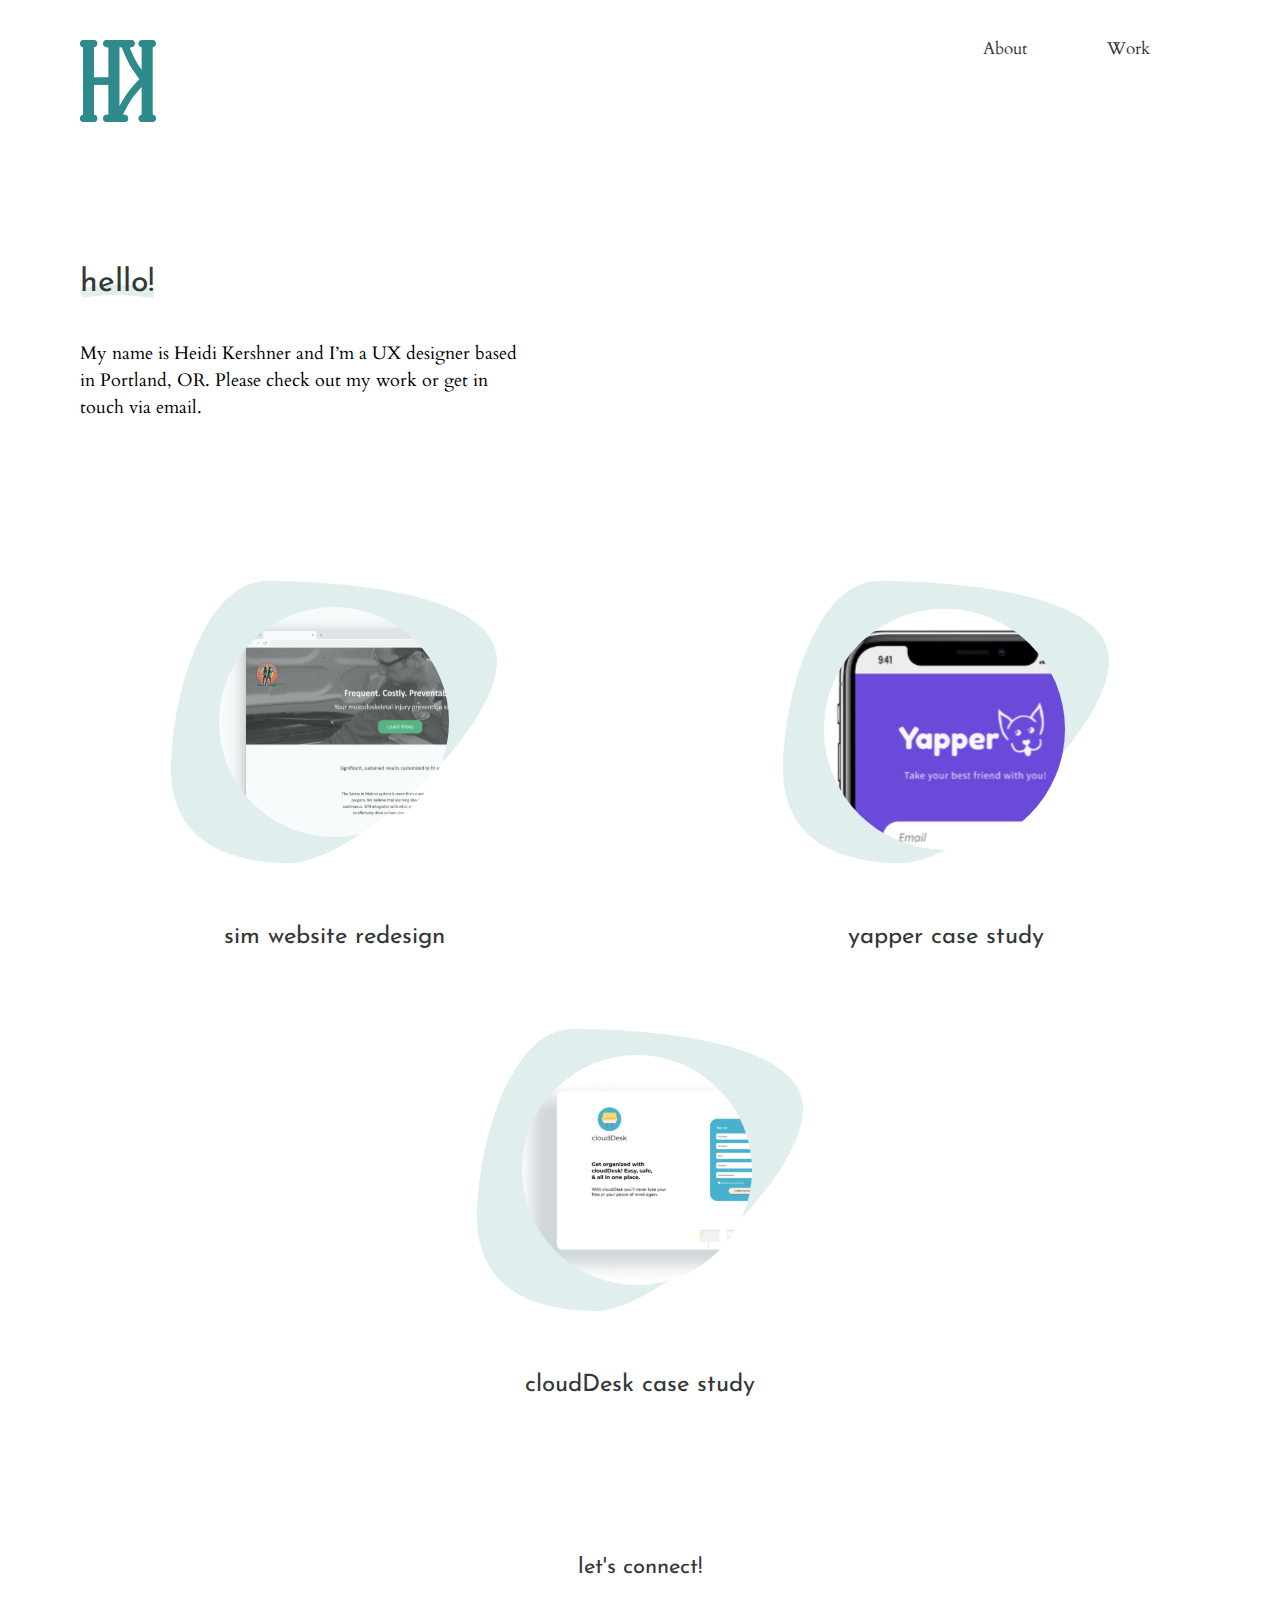
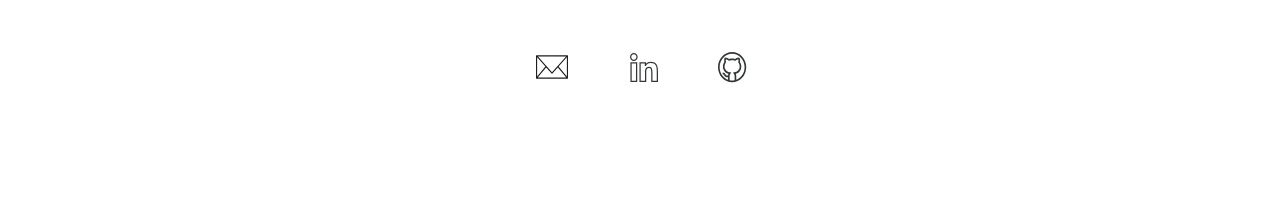
<file: index.html>
<!DOCTYPE html>
<html>

<head>
  <!-- Global site tag (gtag.js) - Google Analytics -->
  <script async src="https://www.googletagmanager.com/gtag/js?id=UA-147969661-1"></script>
  <script>
    window.dataLayer = window.dataLayer || [];

    function gtag() {
      dataLayer.push(arguments);
    }
    gtag('js', new Date());

    gtag('config', 'UA-147969661-1');
  </script>

  <link rel="apple-touch-icon" sizes="57x57" href="/apple-icon-57x57.png">
  <link rel="apple-touch-icon" sizes="60x60" href="/apple-icon-60x60.png">
  <link rel="apple-touch-icon" sizes="72x72" href="/apple-icon-72x72.png">
  <link rel="apple-touch-icon" sizes="76x76" href="/apple-icon-76x76.png">
  <link rel="apple-touch-icon" sizes="114x114" href="/apple-icon-114x114.png">
  <link rel="apple-touch-icon" sizes="120x120" href="/apple-icon-120x120.png">
  <link rel="apple-touch-icon" sizes="144x144" href="/apple-icon-144x144.png">
  <link rel="apple-touch-icon" sizes="152x152" href="/apple-icon-152x152.png">
  <link rel="apple-touch-icon" sizes="180x180" href="/apple-icon-180x180.png">
  <link rel="icon" type="image/png" sizes="192x192"  href="/android-icon-192x192.png">
  <link rel="icon" type="image/png" sizes="32x32" href="/favicon-32x32.png">
  <link rel="icon" type="image/png" sizes="96x96" href="/favicon-96x96.png">
  <link rel="icon" type="image/png" sizes="16x16" href="/favicon-16x16.png">
  <link rel="manifest" href="/manifest.json">
  <meta name="msapplication-TileColor" content="#ffffff">
  <meta name="msapplication-TileImage" content="/ms-icon-144x144.png">
  <meta name="theme-color" content="#ffffff">

  <title>Portfolio | Heidi Kershner</title>
  <meta name="viewport" content="width=device-width, initial-scale=1">
  <!-- Reset -->
  <link rel="stylesheet" href="styles/reset.css">

  <!-- Font Awesome -->
  <link href="https://maxcdn.bootstrapcdn.com/font-awesome/4.7.0/css/font-awesome.min.css" rel="stylesheet">

  <!-- Custom Styles -->
  <link rel="stylesheet" href="styles/main.css">

  <!-- Google Fonts -->
  <link href="https://fonts.googleapis.com/css?family=Cardo|Josefin+Sans&display=swap" rel="stylesheet">
</head>

<body>
  <header>
    <a href="index.html" class="logo">
      <img src="images/logo.HK.svg" alt="personal logo">
    </a>
    <div id="navLink">
      <a href="#projects" class="navLink">Work</a>
      <a href="bio.html" class="navLink">About</a>
    </div>
  </header>
  <div class="page-container">
    <main>
      <div class="container">
        <!-- Hero content -->
        <section class="hero">
          <h1 id="hello">hello!</h1>
          <div id="heroText">My name is Heidi Kershner and I’m a UX designer based in Portland, OR. Please check out my work or get in touch via email.</div>
        </section>
        <!-- Case Studies -->
        <div class="project-grid">
          <!-- Sim Website Redesign -->
          <a href="sim.html" class="project_card">
            <img src="images/sim.svg" alt="SIM" class="projectPic">
            <div class="label">
              <h3>sim website redesign</h3>
            </div>
          </a>
          <!-- Yaper Case Study -->
          <a href="yapper.html" class="project_card">
            <img src="images/YapperLogo.svg" alt="Yapper" class="projectPic">
            <div class="label">
              <h3>yapper case study</h3>
            </div>
          </a>
          <!-- cloudDesk Case Study -->
          <a href="cloudDesk.html" class="project_card" id="cloudDesk_project_card">
            <img src="images/cloudDesk.svg" alt="cloudDesk" class="projectPic">
            <div class="label">
              <h3>cloudDesk case study</h3>
            </div>
          </a>
        </div>
        <section class="contact">
          <h5>let's connect!</h5>
          <div class="social">
            <a href="mailto:hkershner@gmail.com" target="_blank" class="email">
              <img src="images/email.svg" alt="Email">
            </a>
            <a href="https://www.linkedin.com/in/heidi-kershner-07387827/" target="_blank" class="linkedin">
              <img src="images/linkedIn.svg" alt="LinkedIn">
            </a>
            <a href="https://github.com/hkershner" target="_blank" class="github">
              <img src="images/GitHub.svg" alt="GitHub">
            </a>
          </div>
        </section>
    </main>
    <footer>
    </footer>
  </div>
  <script src="portfolio.js"></script>
</body>

</html>
</file>
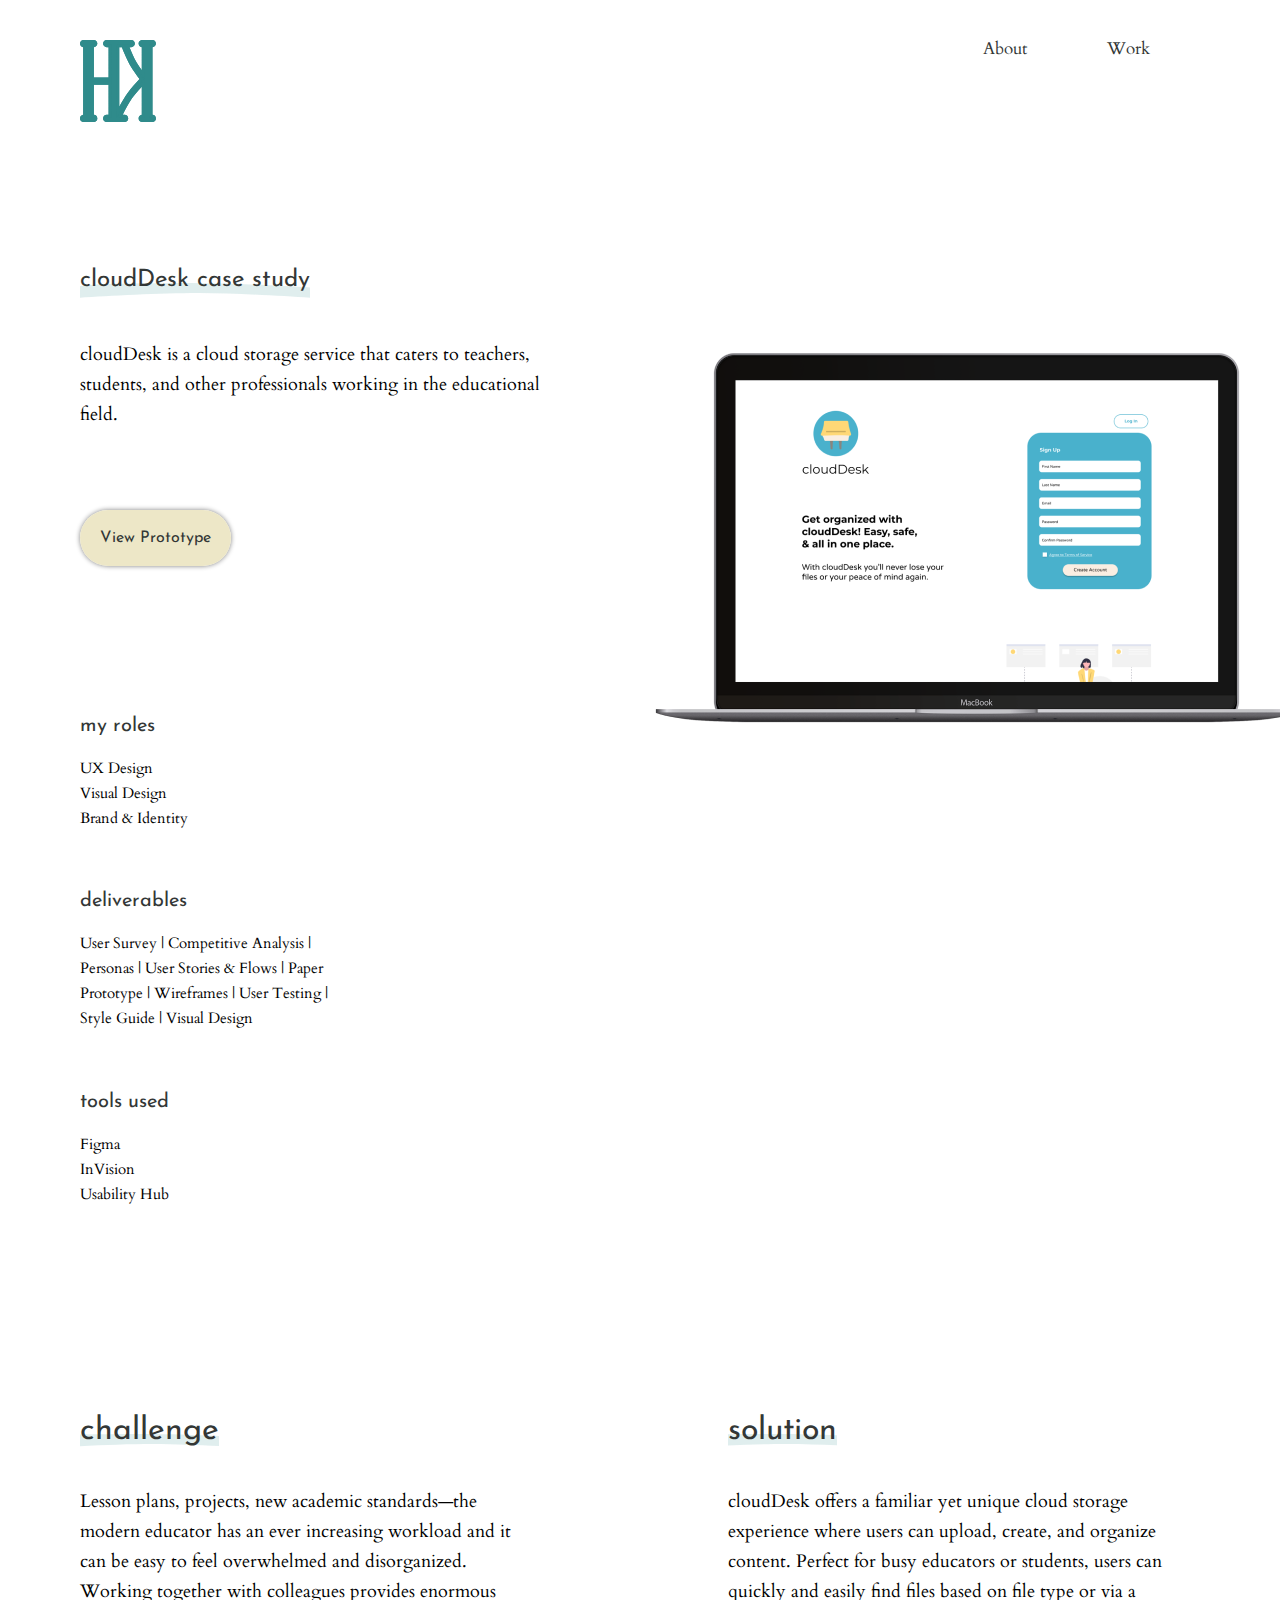
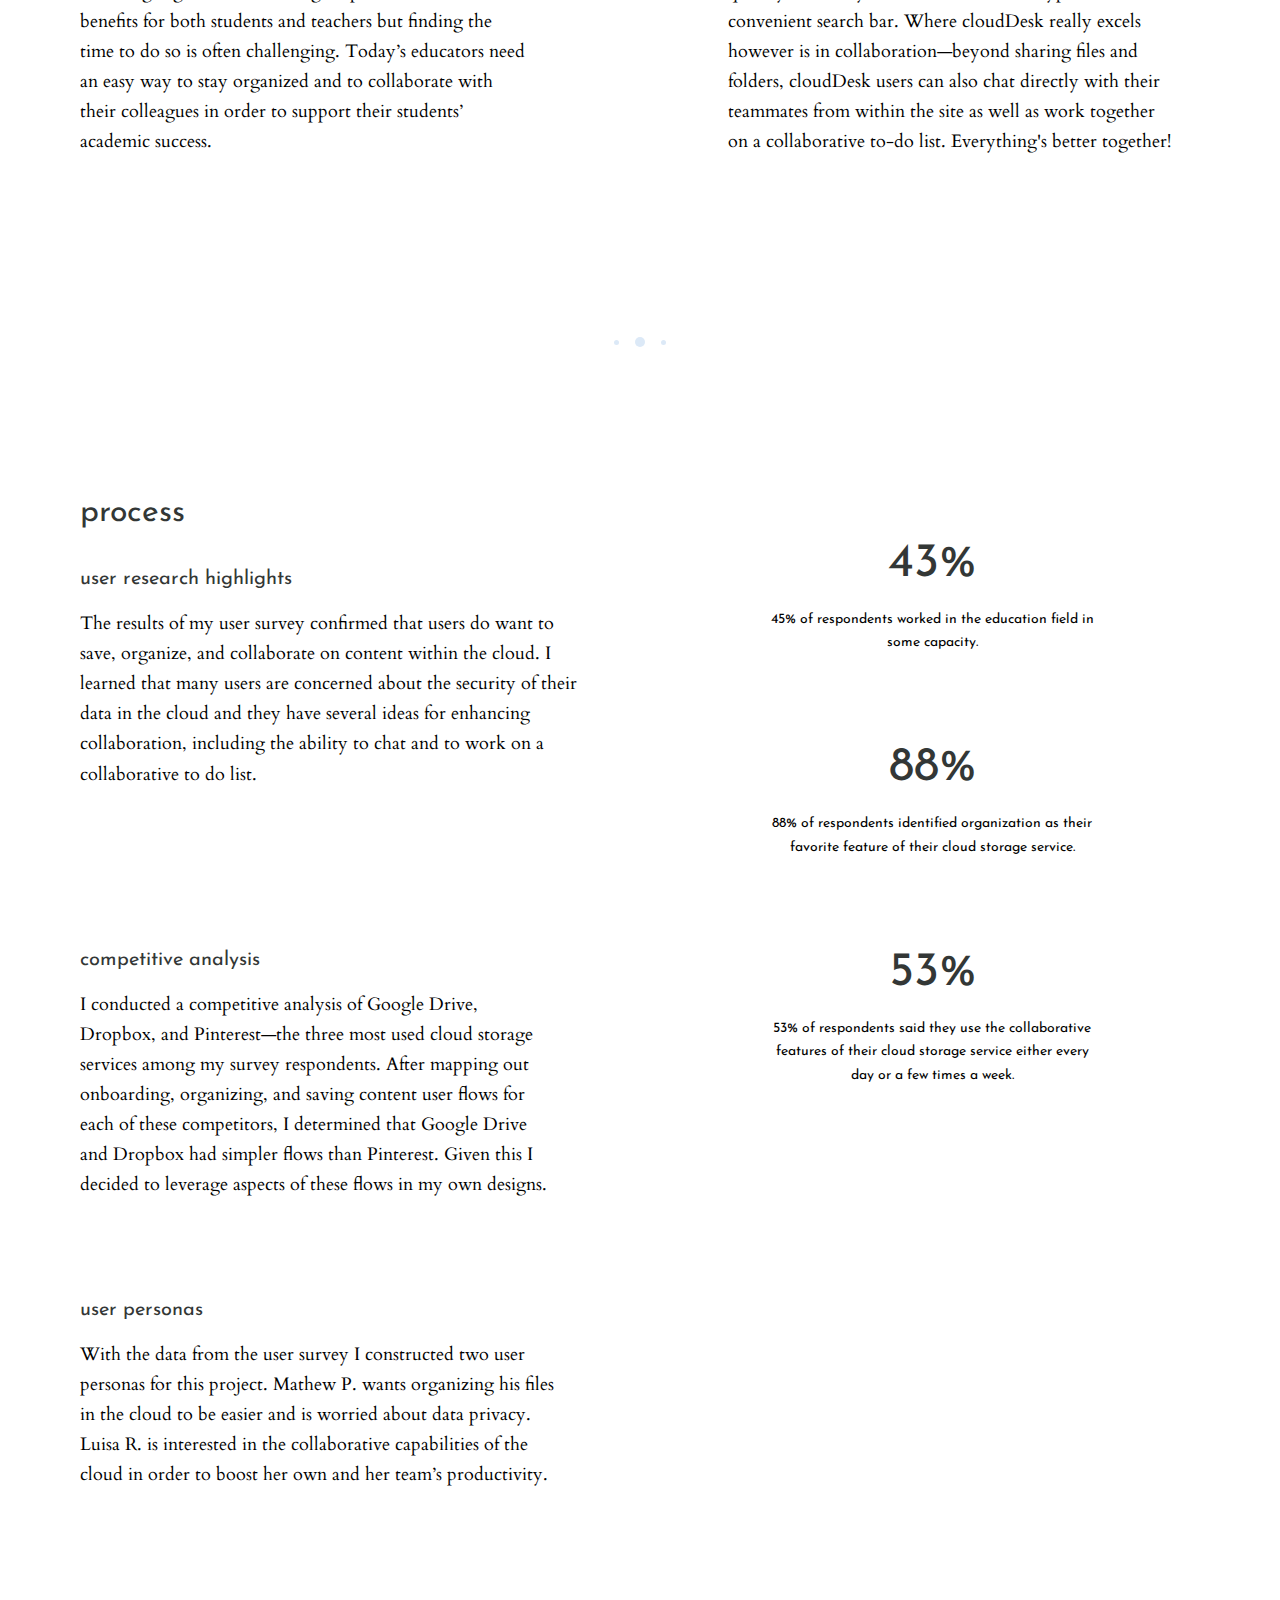
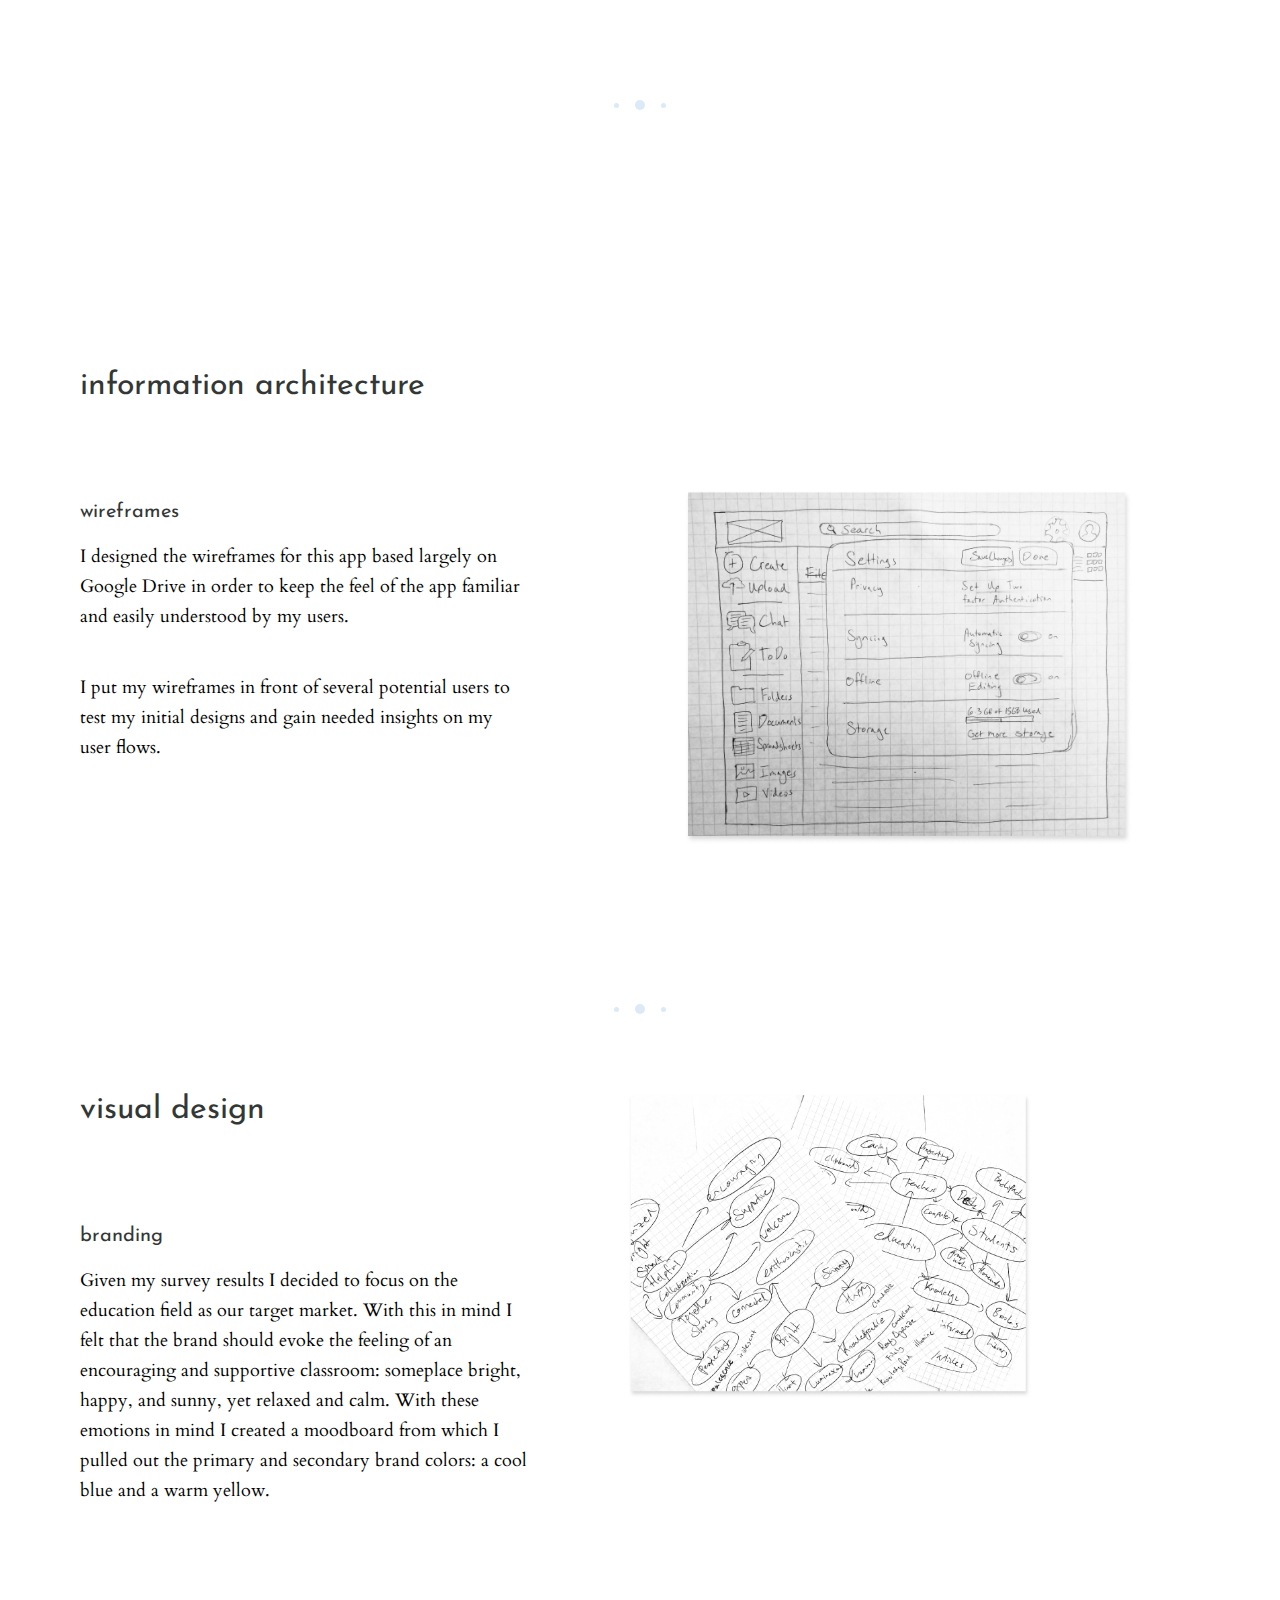
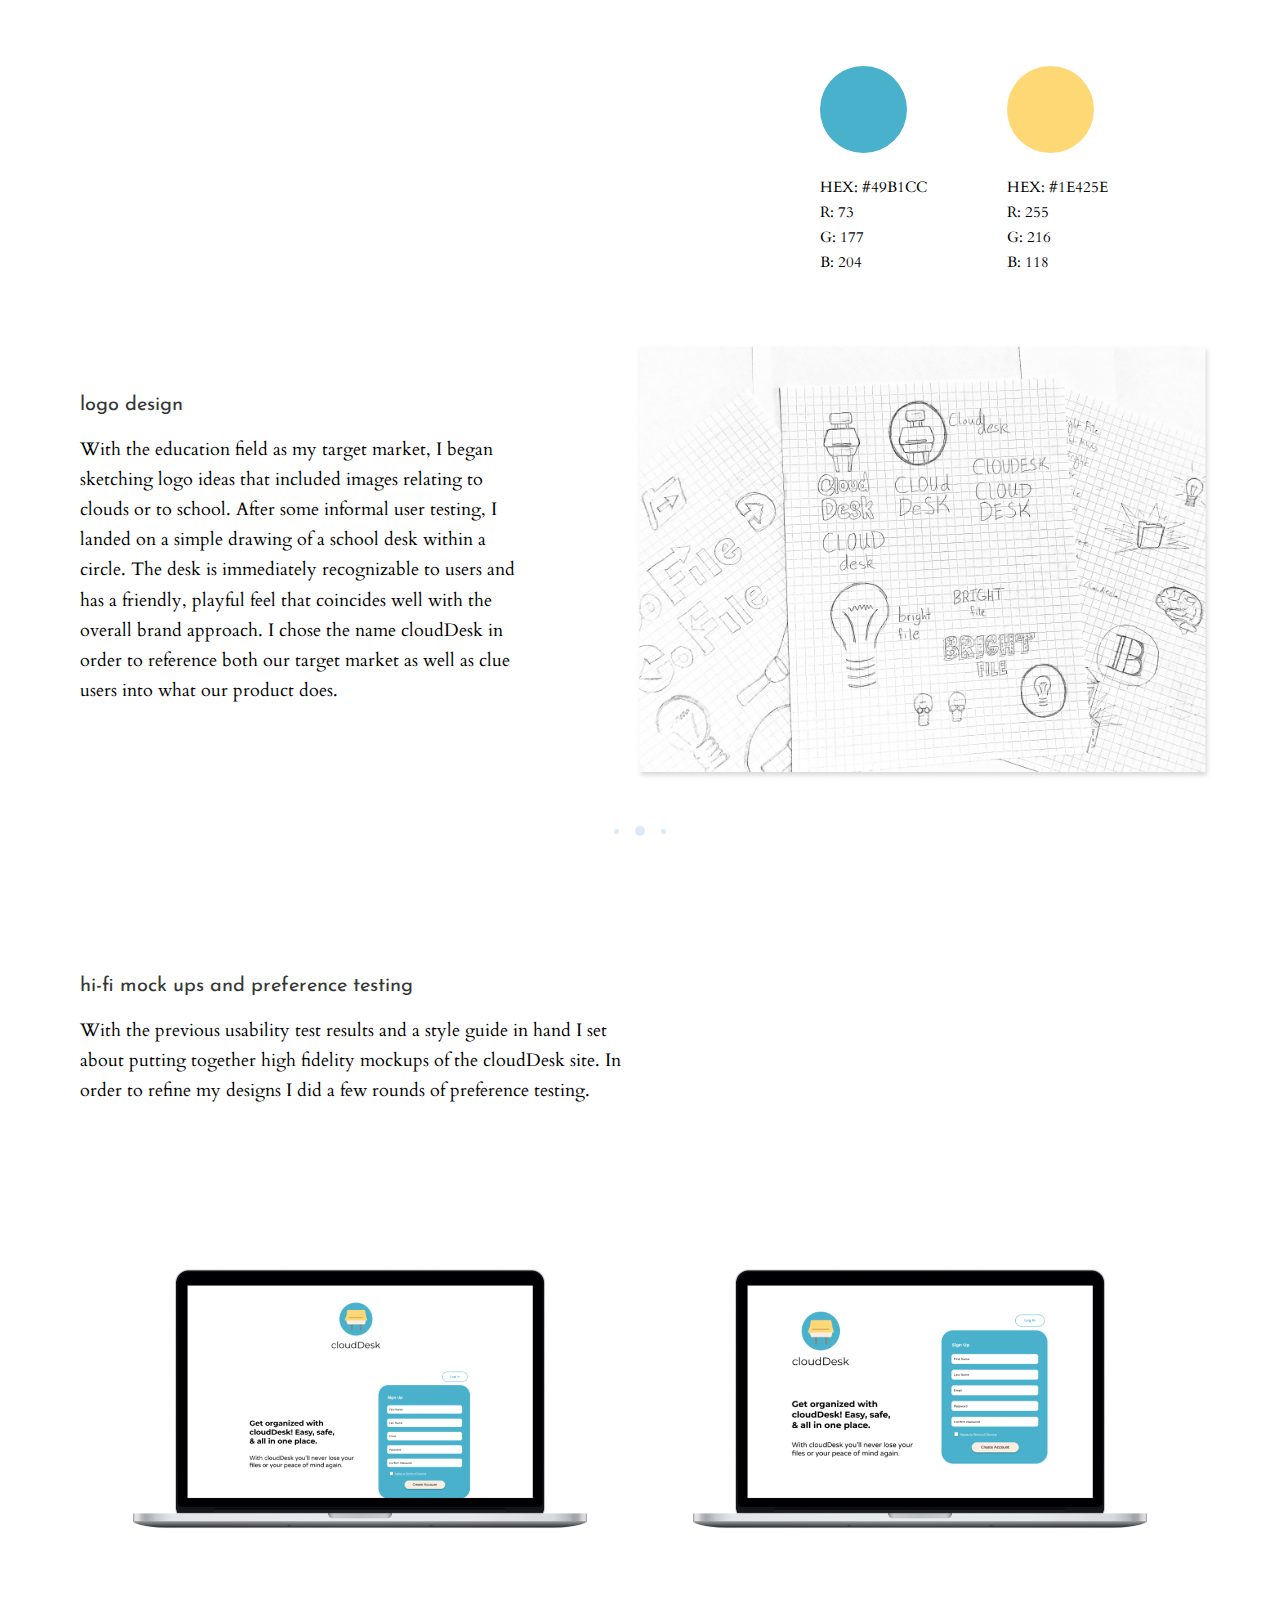
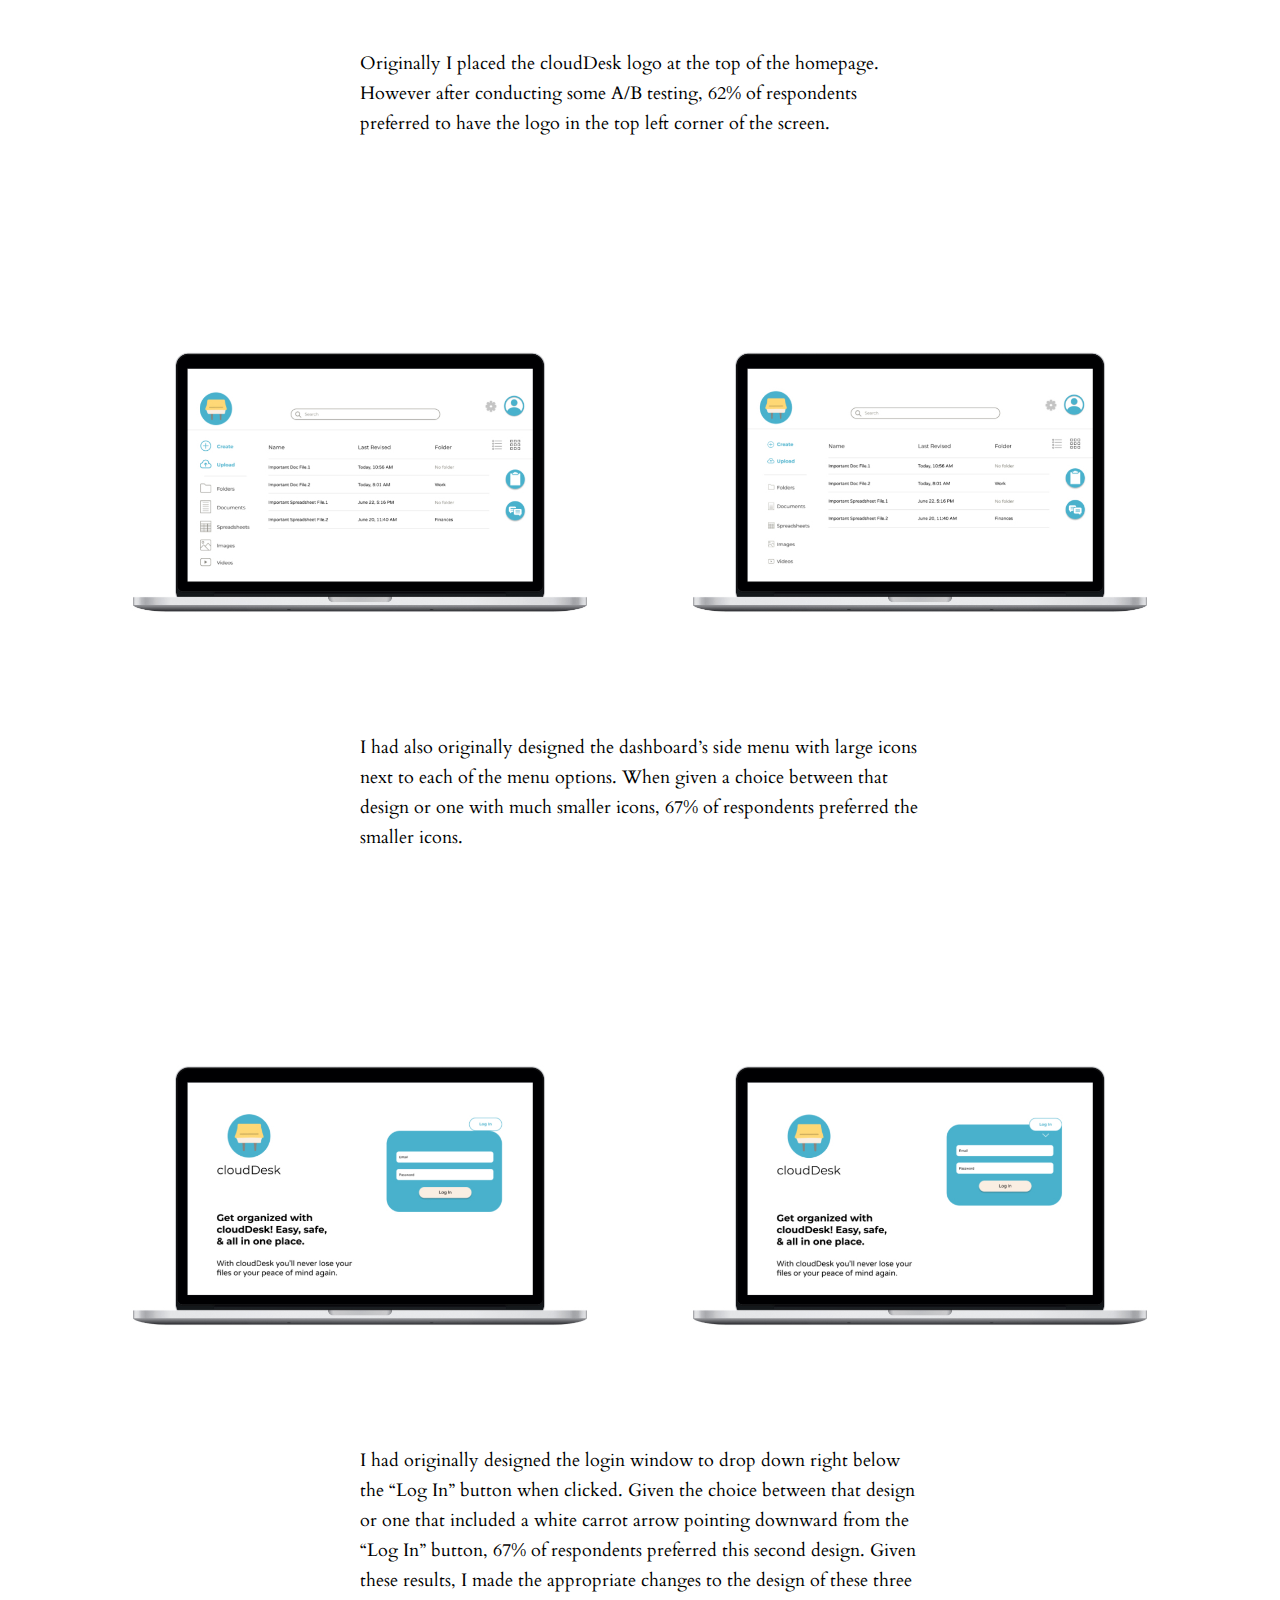
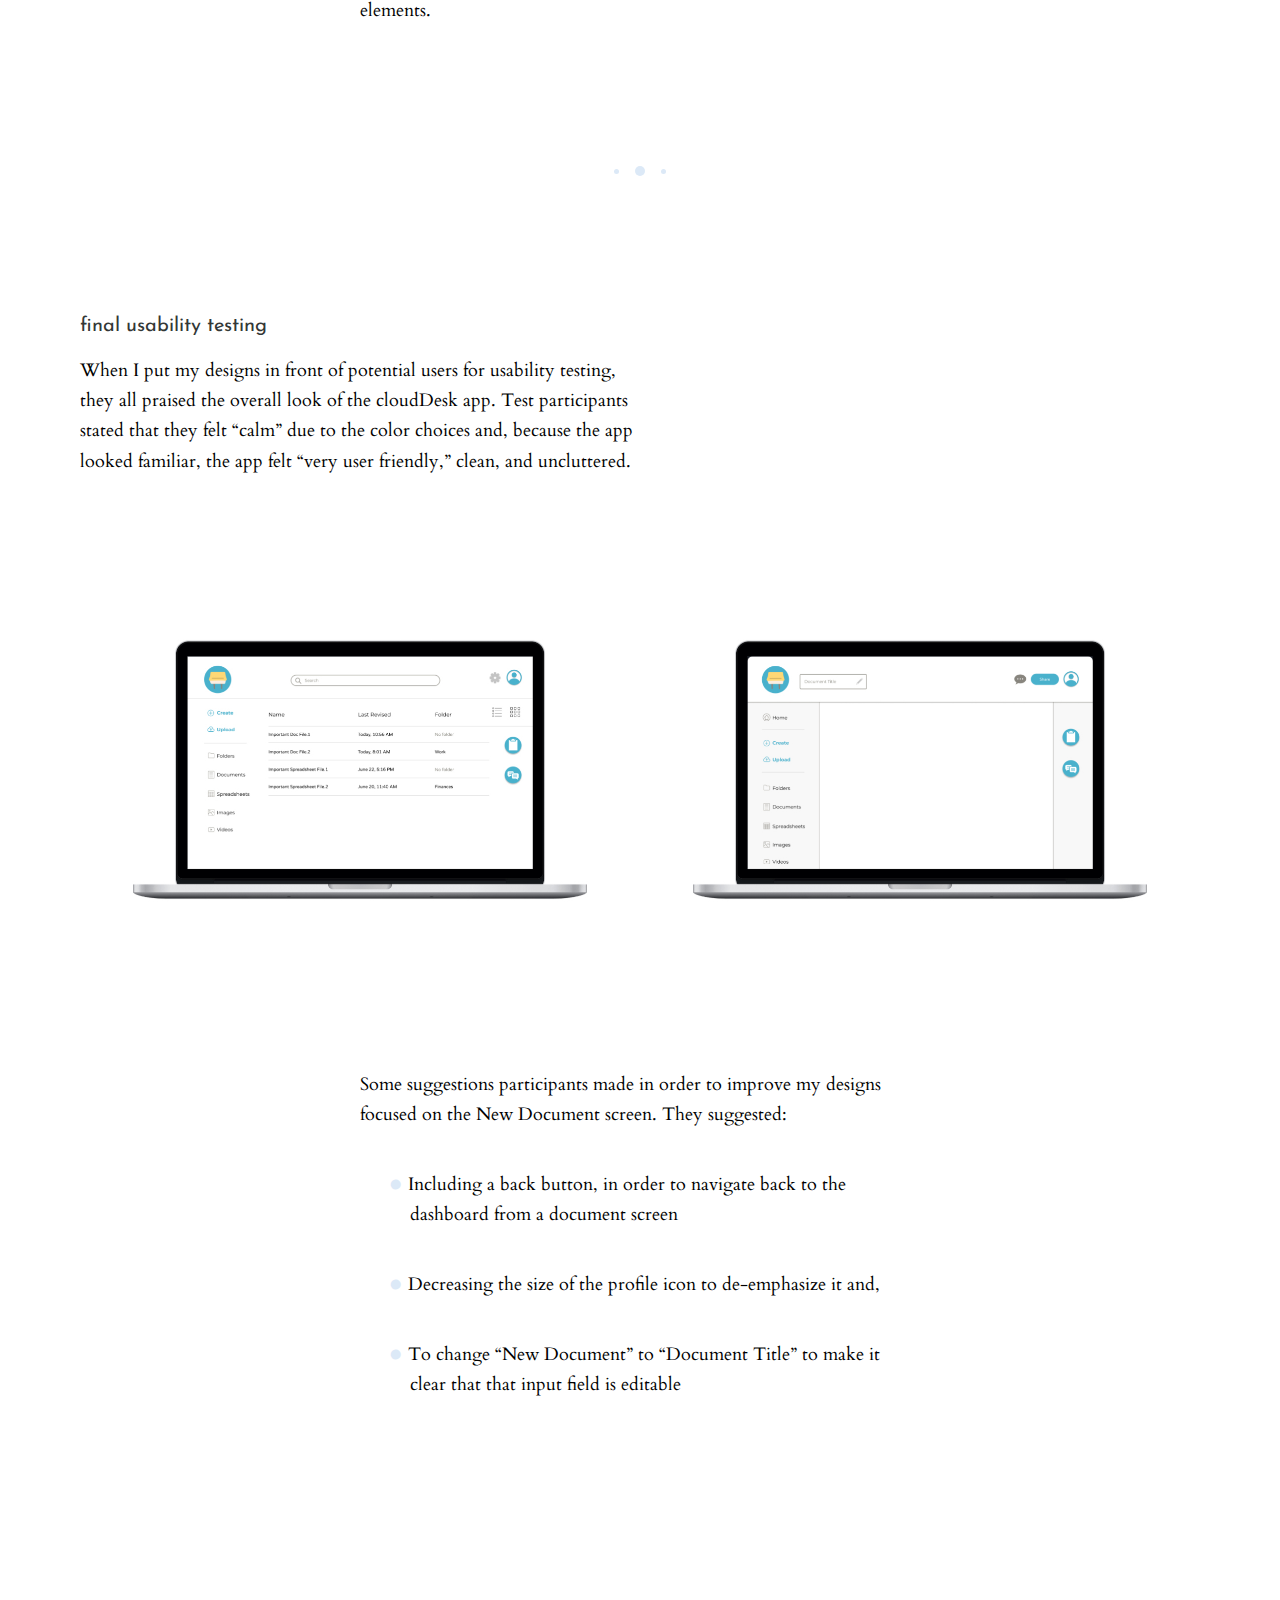
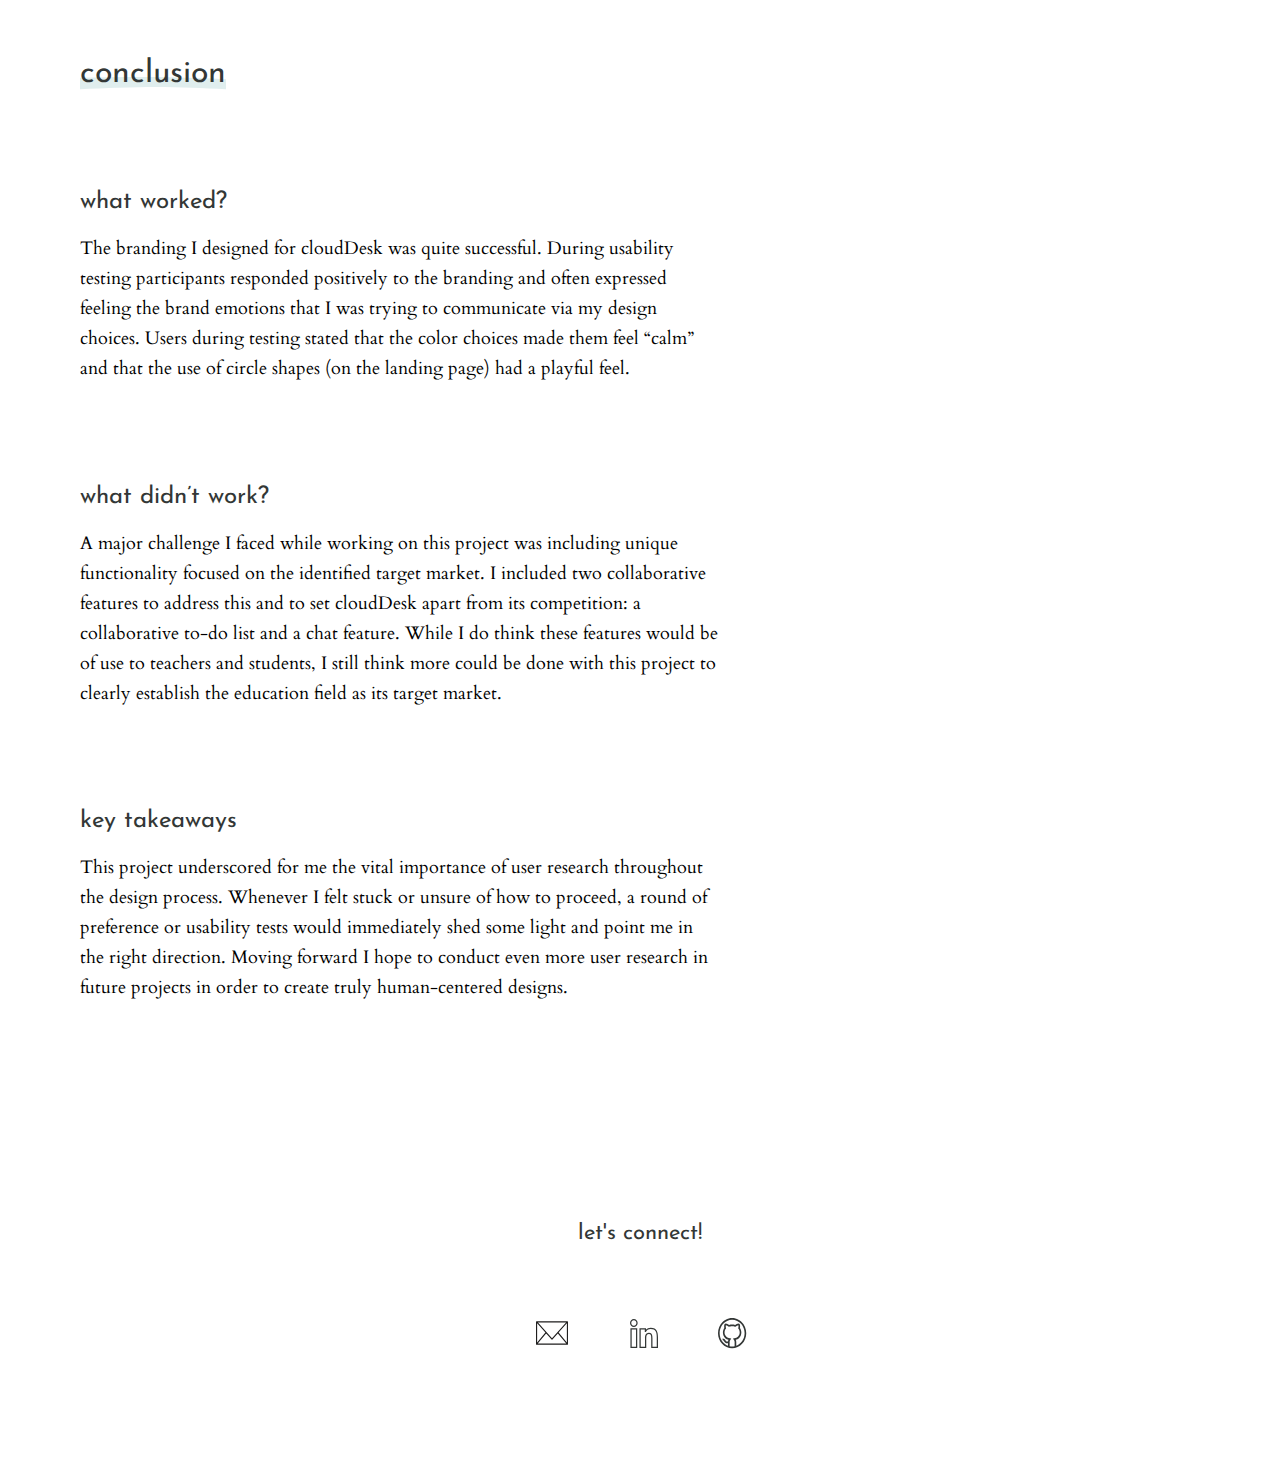
<file: cloudDesk.html>
<!DOCTYPE html>
<html>

<head>
  <!-- Global site tag (gtag.js) - Google Analytics -->
  <script async src="https://www.googletagmanager.com/gtag/js?id=UA-147969661-1"></script>
  <script>
    window.dataLayer = window.dataLayer || [];

    function gtag() {
      dataLayer.push(arguments);
    }
    gtag('js', new Date());

    gtag('config', 'UA-147969661-1');
  </script>

  <link rel="apple-touch-icon" sizes="57x57" href="/apple-icon-57x57.png">
  <link rel="apple-touch-icon" sizes="60x60" href="/apple-icon-60x60.png">
  <link rel="apple-touch-icon" sizes="72x72" href="/apple-icon-72x72.png">
  <link rel="apple-touch-icon" sizes="76x76" href="/apple-icon-76x76.png">
  <link rel="apple-touch-icon" sizes="114x114" href="/apple-icon-114x114.png">
  <link rel="apple-touch-icon" sizes="120x120" href="/apple-icon-120x120.png">
  <link rel="apple-touch-icon" sizes="144x144" href="/apple-icon-144x144.png">
  <link rel="apple-touch-icon" sizes="152x152" href="/apple-icon-152x152.png">
  <link rel="apple-touch-icon" sizes="180x180" href="/apple-icon-180x180.png">
  <link rel="icon" type="image/png" sizes="192x192"  href="/android-icon-192x192.png">
  <link rel="icon" type="image/png" sizes="32x32" href="/favicon-32x32.png">
  <link rel="icon" type="image/png" sizes="96x96" href="/favicon-96x96.png">
  <link rel="icon" type="image/png" sizes="16x16" href="/favicon-16x16.png">
  <link rel="manifest" href="/manifest.json">
  <meta name="msapplication-TileColor" content="#ffffff">
  <meta name="msapplication-TileImage" content="/ms-icon-144x144.png">
  <meta name="theme-color" content="#ffffff">

  <title>Portfolio | Heidi Kershner</title>
  <meta name="viewport" content="width=device-width, initial-scale=1">
  <!-- Reset -->
  <link rel="stylesheet" href="styles/reset.css">

  <!-- Font Awesome -->
  <link href="https://maxcdn.bootstrapcdn.com/font-awesome/4.7.0/css/font-awesome.min.css" rel="stylesheet">

  <!-- Custom Styles -->
  <link rel="stylesheet" href="styles/main.css">

  <!-- cloudDesk Styles -->
  <link rel="stylesheet" href="styles/cloudDeskStyles.css">

  <!-- Google Fonts -->
  <link href="https://fonts.googleapis.com/css?family=Cardo|Josefin+Sans&display=swap" rel="stylesheet">
</head>

<body>
  <header>
    <a href="index.html" class="logo">
      <img src="images/logo.HK.svg" alt="personal logo">
    </a>
    <div id="navLink">
      <a href="index.html" class="navLink">Work</a>
      <a href="bio.html" class="navLink">About</a>
    </div>
  </header>
  <main>
    <div class="container">
      <section class="hero-grid">
        <div class="hero-grid-left">
          <h3 class="title">cloudDesk case study</h3>
          <p class="caseHeroText">cloudDesk is a cloud storage service that caters to teachers, students, and other professionals working in the educational field.</p>
         <a href="https://invis.io/G2T2QT4JREC#/374168546_Homepage_-_Sign_Up_Desktop_-_Option_1" class="button">View Prototype</a>
        </div>
        <div class="hero-grid-right">
          <img src="images/cloudDesk/cloudDeskLaptopSmall.png" alt="cloudDesk Homepage" id="cloudHeroSmall">
          <img src="images/cloudDesk/cloudDeskLaptopLarge.png" alt="cloudDesk Homepage" id="cloudHero">
        </div>
    </div>
    <section class="highlights">
      <div id="case-study-highlights">
        <div class="r-d-t">
          <h2>my roles</h2>
          <p class="p2">UX Design</p>
          <p class="p2">Visual Design</p>
          <p class="p2">Brand & Identity</p>
        </div>
        <div class="r-d-t">
          <h2>deliverables</h2>
          <p class="p2">User Survey | Competitive Analysis | Personas | User Stories & Flows | Paper Prototype | Wireframes | User Testing | Style Guide | Visual Design</p>
        </div>
        <div class="r-d-t">
          <h2>tools used</h2>
          <p class="p2">Figma</p>
          <p class="p2">InVision</p>
          <p class="p2">Usability Hub</p>
        </div>
      </div>
    </section>
    <div class="sub-container">
      <section class="summary">
        <div class="grid-left">
          <h1 class="title">challenge</h1>
          <p class="underlineText">Lesson plans, projects, new academic standards&mdash;the modern educator has an ever increasing workload and it can be easy to feel overwhelmed and disorganized. Working together with colleagues provides enormous
            benefits for both
            students
            and
            teachers but finding the time to do so is often challenging. Today’s educators need an easy way to stay organized and to collaborate with their colleagues in order to support their students’ academic success.</p>
        </div>
        <div class="grid-right">
          <h1 class="title">solution</h1>
          <p class="underlineText">cloudDesk offers a familiar yet unique cloud storage experience where users can upload, create, and organize content. Perfect for busy educators or students, users can quickly and easily find files based on file
            type or via a
            convenient
            search bar. Where cloudDesk really excels however is in collaboration&mdash;beyond sharing files and folders, cloudDesk users can also chat directly with their teammates from within the site as well as work together on a collaborative
            to-do
            list.
            Everything's better together!</p>
        </div>
      </section>

      <div id="ellipsis"><img src="images/ellipsis.svg" alt="Ellipsis">
      </div>

      <section class="process">
        <div class="userResearch">
          <h1>process</h1>
          <h2>user research highlights</h2>
          <p>The results of my user survey confirmed that users do want to save, organize, and collaborate on content within the cloud. I learned that many users are concerned about the security of their data in the cloud and they have several
            ideas
            for
            enhancing collaboration, including the ability to chat and to work on a collaborative to do list.</p>
        </div>
        <div id="researchStats">
          <div class="statOne">
            <h4>43%</h4>
            <p class="pHighlight">45% of respondents worked in the education field in some capacity.</p>
          </div>
          <div class="statTwo">
            <h4>88%</h4>
            <p class="pHighlight">88% of respondents identified organization as their favorite feature of their cloud storage service.</p>
          </div>
          <div class="statThree">
            <h4>53%</h4>
            <p class="pHighlight">53% of respondents said they use the collaborative features of their cloud storage service either every day or a few times a week.</p>
          </div>
        </div>
        <div id="researchAnalysis">
          <div class="competitiveAnalysis">
            <h2>competitive analysis</h2>
            <p>I conducted a competitive analysis of Google Drive, Dropbox, and Pinterest&mdash;the three most used cloud storage services among my survey respondents. After mapping out onboarding, organizing, and saving content user flows for each
              of
              these
              competitors, I determined that Google Drive and Dropbox had simpler flows than Pinterest. Given this I decided to leverage aspects of these flows in my own designs.</p>
          </div>
          <div class="userPersonas">
            <h2>user personas</h2>
            <p>With the data from the user survey I constructed two user personas for this project. Mathew P. wants organizing his files in the cloud to be easier and is worried about data privacy. Luisa R. is interested in the collaborative
              capabilities
              of the cloud in order to boost her own and her team’s productivity.</p>
          </div>
        </div>
      </section>

      <div id="ellipsis"><img src="images/ellipsis.svg" alt="Ellipsis">
      </div>

      <section class="IA">
        <div class="wireframes">
          <div id="wireframesText">
            <h1>information architecture</h1>
            <h2 class="subheading">wireframes</h2>
            <p>I designed the wireframes for this app based largely on Google Drive in order to keep the feel of the app familiar and easily understood by my users. </p>
            <p>I put my wireframes in front of several potential users to test my initial designs and gain needed insights on my user flows.</p>
          </div>
          <img src="images/cloudDesk/wireframes.jpg" alt="Log In Wireframe" id="wireframesMobile">
          <img src="images/cloudDesk/wireframesDesktop.jpg" alt="Settings Wireframe" id="wireframesDesktop">
        </div>

      </section>

      <div id="ellipsis"><img src="images/ellipsis.svg" alt="Ellipsis">
      </div>

      <section class="VisualDesign">
        <div class="visualDesignGrid">
          <div id="visualText">
            <h1>visual design</h1>
            <h2 class="subheading">branding</h2>
            <p>Given my survey results I decided to focus on the education field as our target market. With this in mind I felt that the brand should evoke the feeling of an encouraging and supportive classroom: someplace bright, happy, and sunny,
              yet
              relaxed and calm. With these emotions in mind I created a moodboard from which I pulled out the primary and secondary brand colors: a cool blue and a warm yellow.</p>
          </div>
          <img src="images/cloudDesk/wordWebs.jpg" alt="Word Webs" class="cloudCaseStudyPic" id="wordWebs">
          <img src="images/cloudDesk/wordWebsDesktop.jpg" alt="Word Webs" class="cloudCaseStudyPic" id="wordWebsDesktop">
          <div id="brandColors">
            <div class="colorPalette">
              <img src="images/cloudDesk/cdBlue.svg" alt="cloudDesk Blue" id="color">
              <p class="p2">HEX: #49B1CC</p>
              <p class="p2">R: 73</p>
              <p class="p2">G: 177</p>
              <p class="p2">B: 204</p>
            </div>
            <div class="colorPalette" id="colorPaletteRight">
              <img src="images/cloudDesk/cdYellow.svg" alt="cloudDesk Yellow" id="color">
              <p class="p2">HEX: #1E425E</p>
              <p class="p2">R: 255</p>
              <p class="p2">G: 216</p>
              <p class="p2">B: 118</p>
            </div>
          </div>
        </div>

        <div class="logoSketches">
          <img src="images/cloudDesk/logoSketches.jpg" alt="Logo Iterations" class="cloudCaseStudyPic" id="logoSketches">
          <img src="images/cloudDesk/logoSketchesDesktop.jpg" alt="Logo Iterations" class="cloudCaseStudyPic" id="logoSketchesDesktop">
        </div>
        <div class="logoDesign">
          <h2>logo design</h2>
          <p>With the education field as my target market, I began sketching logo ideas that included images relating to clouds or to school. After some informal user testing, I landed on a simple drawing of a school desk within a circle. The
            desk
            is
            immediately recognizable to users and has a friendly, playful feel that coincides well with the overall brand approach. I chose the name cloudDesk in order to reference both our target market as well as clue users into what our
            product
            does.</p>
        </div>
      </section>

      <div id="ellipsis"><img src="images/ellipsis.svg" alt="Ellipsis">
      </div>

      <section class="mockupsAndTesting">
        <div id="testingIntro">
          <h2>hi-fi mock ups and preference testing</h2>
          <p>With the previous usability test results and a style guide in hand I set about putting together high fidelity mockups of the cloudDesk site. In order to refine my designs I did a few rounds of preference testing.</p>
        </div>
        <div class="prefTests">
          <img src="images/cloudDesk/logoPlacement1.jpg" alt="cloudDesk Logo Placement Option 1" class="cloudCaseStudyPic" id="prefTestPic">
          <img src="images/cloudDesk/logoPlacement2.jpg" alt="cloudDesk Logo Placement Option 2" class="cloudCaseStudyPic" id="prefTestPic">
          <div class="testingText">
            <p>Originally I placed the cloudDesk logo at the top of the homepage. However after conducting some A/B testing, 62% of respondents preferred to have the logo in the top left corner of the screen.</p>
          </div>
        </div>
        <div class="prefTests">
          <img src="images/cloudDesk/dashboardIcons1.jpg" alt="cloudDesk Icons Option 1" class="cloudCaseStudyPic" id="prefTestPic">
          <img src="images/cloudDesk/dashboardIcons2.jpg" alt="cloudDesk Icons Option 2" class="cloudCaseStudyPic" id="prefTestPic">
          <div class="testingText">
            <p>I had also originally designed the dashboard’s side menu with large icons next to each of the menu options. When given a choice between that design or one with much smaller icons, 67% of respondents preferred the smaller icons.</p>
          </div>
        </div>
        <div class="prefTests">
          <img src="images/cloudDesk/cdLG1.jpg" alt="cloudDesk Login Option 1" class="cloudCaseStudyPic" id="prefTestPic">
          <img src="images/cloudDesk/cdLG2.jpg" alt="cloudDesk Login Option 2" class="cloudCaseStudyPic" id="prefTestPic">
          <div class="testingText">
            <p>I had originally designed the login window to drop down right below the “Log In” button when clicked. Given the choice between that design or one that included a white carrot arrow pointing downward from the “Log In” button, 67% of
              respondents preferred this second design. Given these results, I made the appropriate changes to the design of these three elements.</p>
          </div>
        </div>
      </section>

      <div id="ellipsis"><img src="images/ellipsis.svg" alt="Ellipsis">
      </div>

      <section class="finalTesting">
        <div id="testingIntro">
          <h2>final usability testing</h2>
          <p>When I put my designs in front of potential users for usability testing, they all praised the overall look of the cloudDesk app. Test participants stated that they felt “calm” due to the color choices and, because the app looked
            familiar, the app felt “very user friendly,” clean, and uncluttered.</p>
        </div>
        <div class="prefTests">
          <img src="images/cloudDesk/dashboardHiFi.jpg" alt="Dashboard MockUp" class="cloudCaseStudyPic" id="prefTestPic">
          <img src="images/cloudDesk/newDocHiFi.jpg" alt="New Document MockUp" class="cloudCaseStudyPic" id="prefTestPic">
        </div>
        <div class="prefTests">
          <div id="finalTestingResults">
            <p>Some suggestions participants made in order to improve my designs focused on the New Document screen. They suggested:</p>
            <ul>
              <li>Including a back button, in order to navigate back to the dashboard from a document screen</li>
              <li>Decreasing the size of the profile icon to de-emphasize it and,</li>
              <li>To change “New Document” to “Document Title” to make it clear that that input field is editable</li>
            </ul>
          </div>
        </div>
      </section>

      <section class="conclusion">
        <h1 id="conclusionText">conclusion</h1>
        <div id="worked">
          <h3 class="conclusionTitle">what worked?</h3>
            <p>The branding I designed for cloudDesk was quite successful. During usability testing participants responded positively to the branding and often expressed feeling the brand emotions that I was trying to communicate via my design
              choices. Users during testing stated that the color choices made them feel “calm” and that the use of circle shapes (on the landing page) had a playful feel.
            </p>
        </div>
        <div id="didNotWork">
          <h3 class="conclusionTitle">what didn’t work?</h3>
          <p>A major challenge I faced while working on this project was including unique functionality focused on the identified target market. I included two collaborative features to address this and to set cloudDesk apart from its
            competition:
            a collaborative to-do list and a chat feature. While I do think these features would be of use to teachers and students, I still think more could be done with this project to clearly establish the education field as its target market.
          </p>
        </div>
        <div id="keytakeaways">
          <h3 class="conclusionTitle">key takeaways</h3>
          <p>This project underscored for me the vital importance of user research throughout the design process. Whenever I felt stuck or unsure of how to proceed, a round of preference or usability tests would immediately shed some light and
            point me in the right direction. Moving forward I hope to conduct even more user research in future projects in order to create truly human-centered designs.
          </p>
        </div>
    </section>

    <section class="contact">
      <h5>let's connect!</h5>
      <div class="social">
        <a href="mailto:hkershner@gmail.com" target="_blank" class="email">
          <img src="images/email.svg" alt="Email">
        </a>
        <a href="https://www.linkedin.com/in/heidi-kershner-07387827/" target="_blank" class="linkedin">
          <img src="images/linkedIn.svg" alt="LinkedIn">
        </a>
        <a href="https://github.com/hkershner" target="_blank" class="github">
          <img src="images/GitHub.svg" alt="GitHub">
        </a>
      </div>
    </section>
    </div>
  </main>
  <footer>
  </footer>
</body>

</html>
</file>
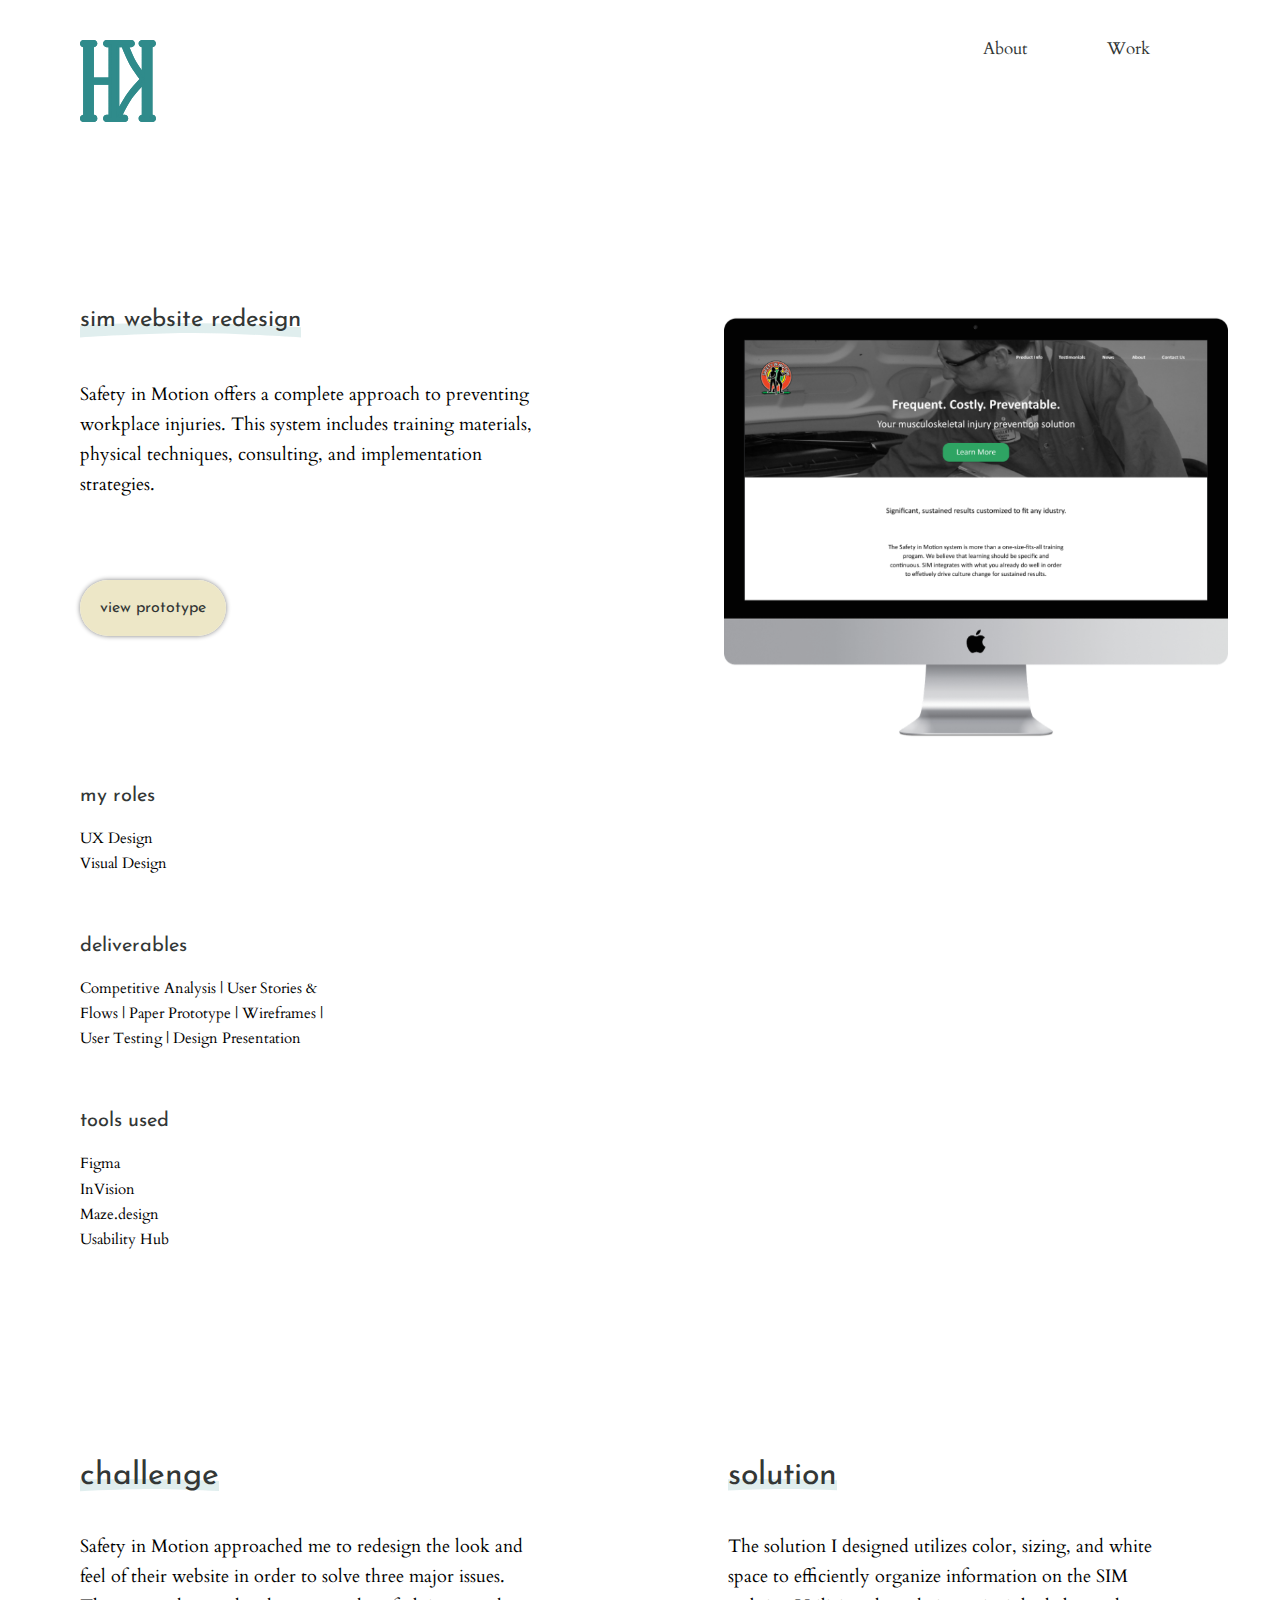
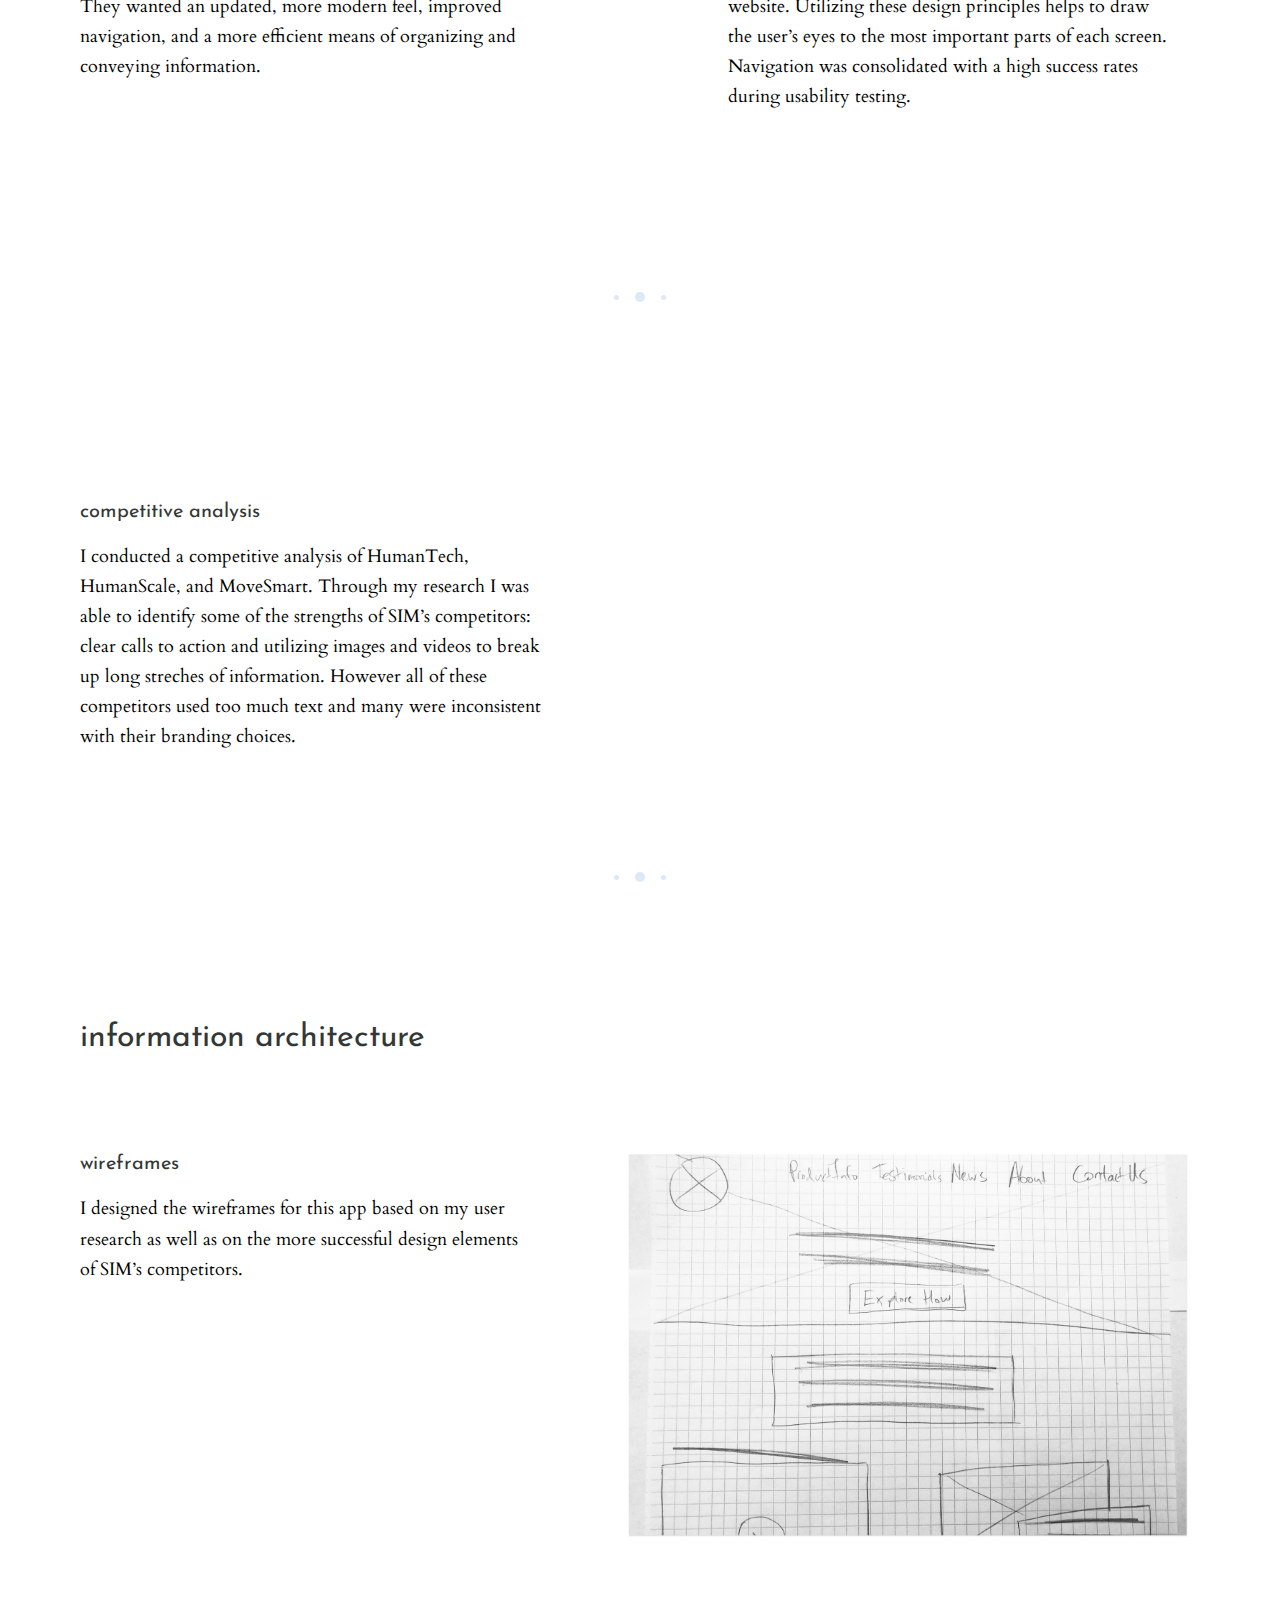
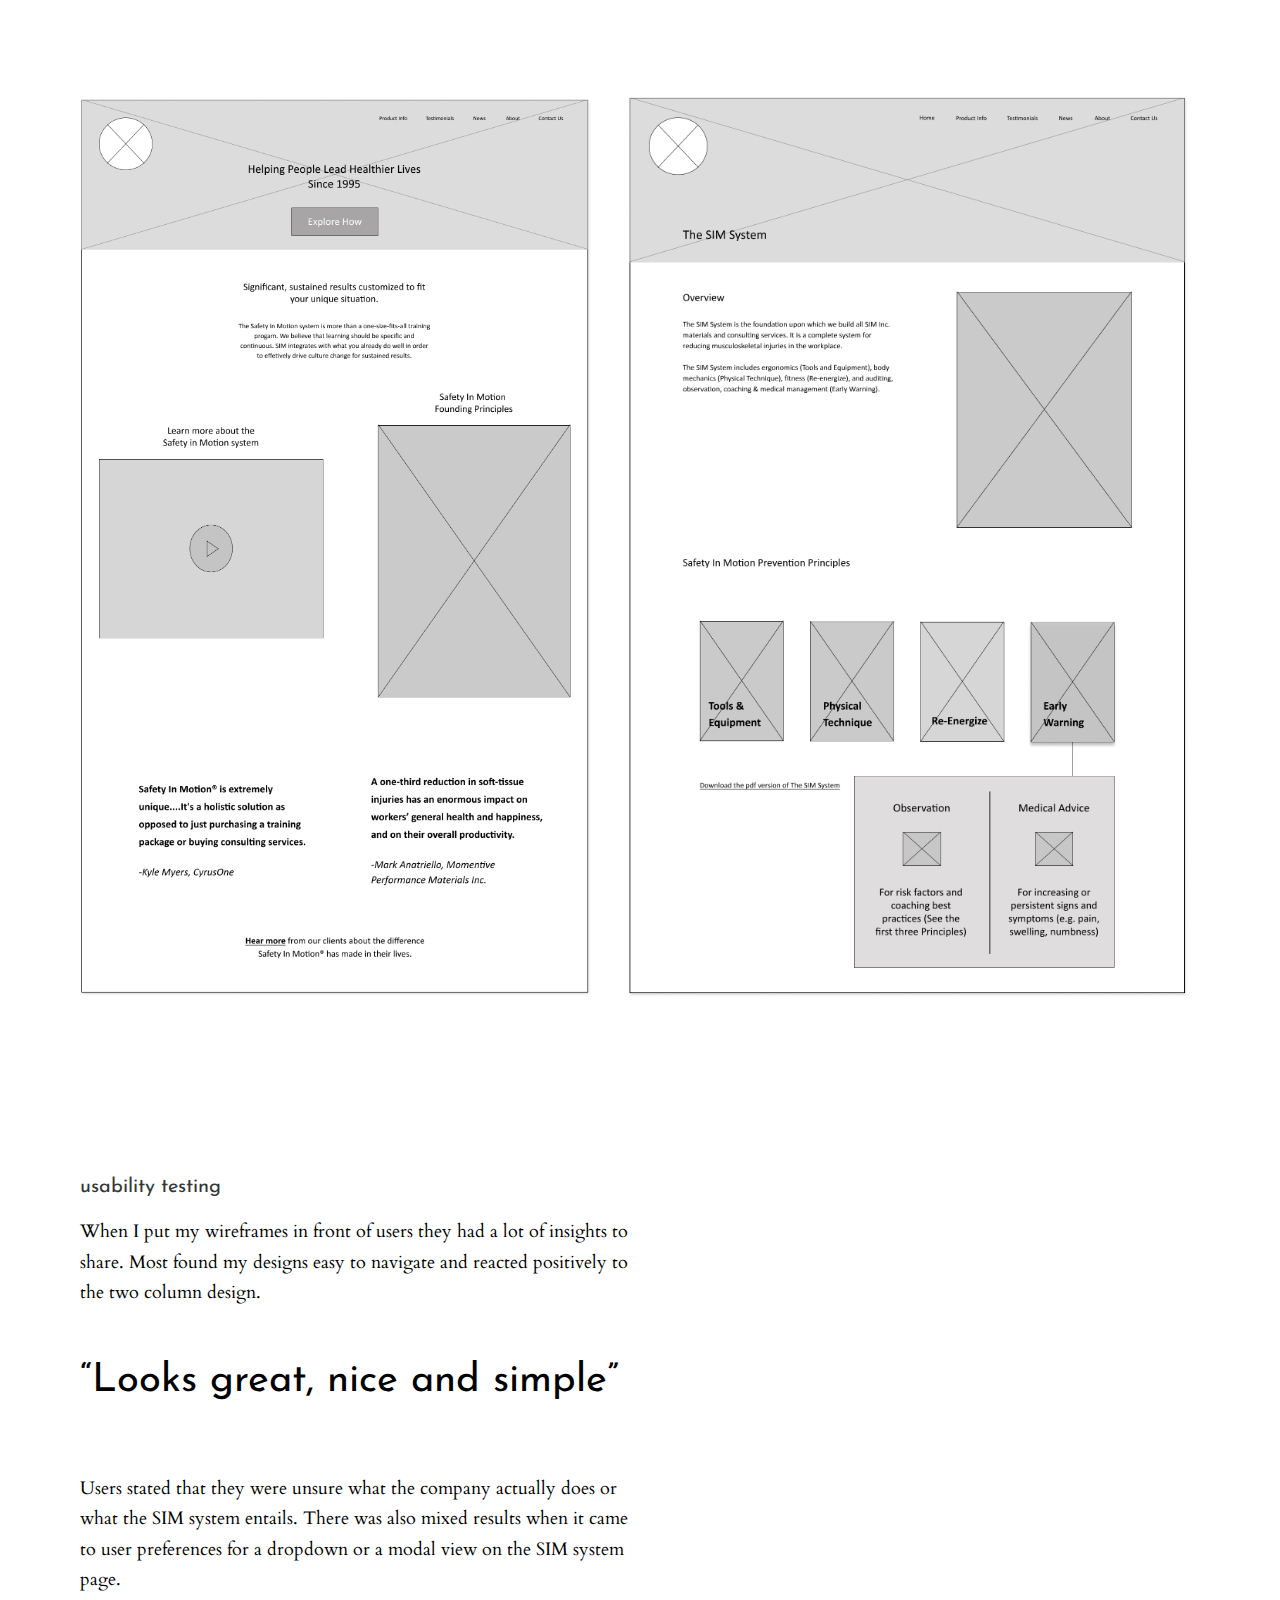
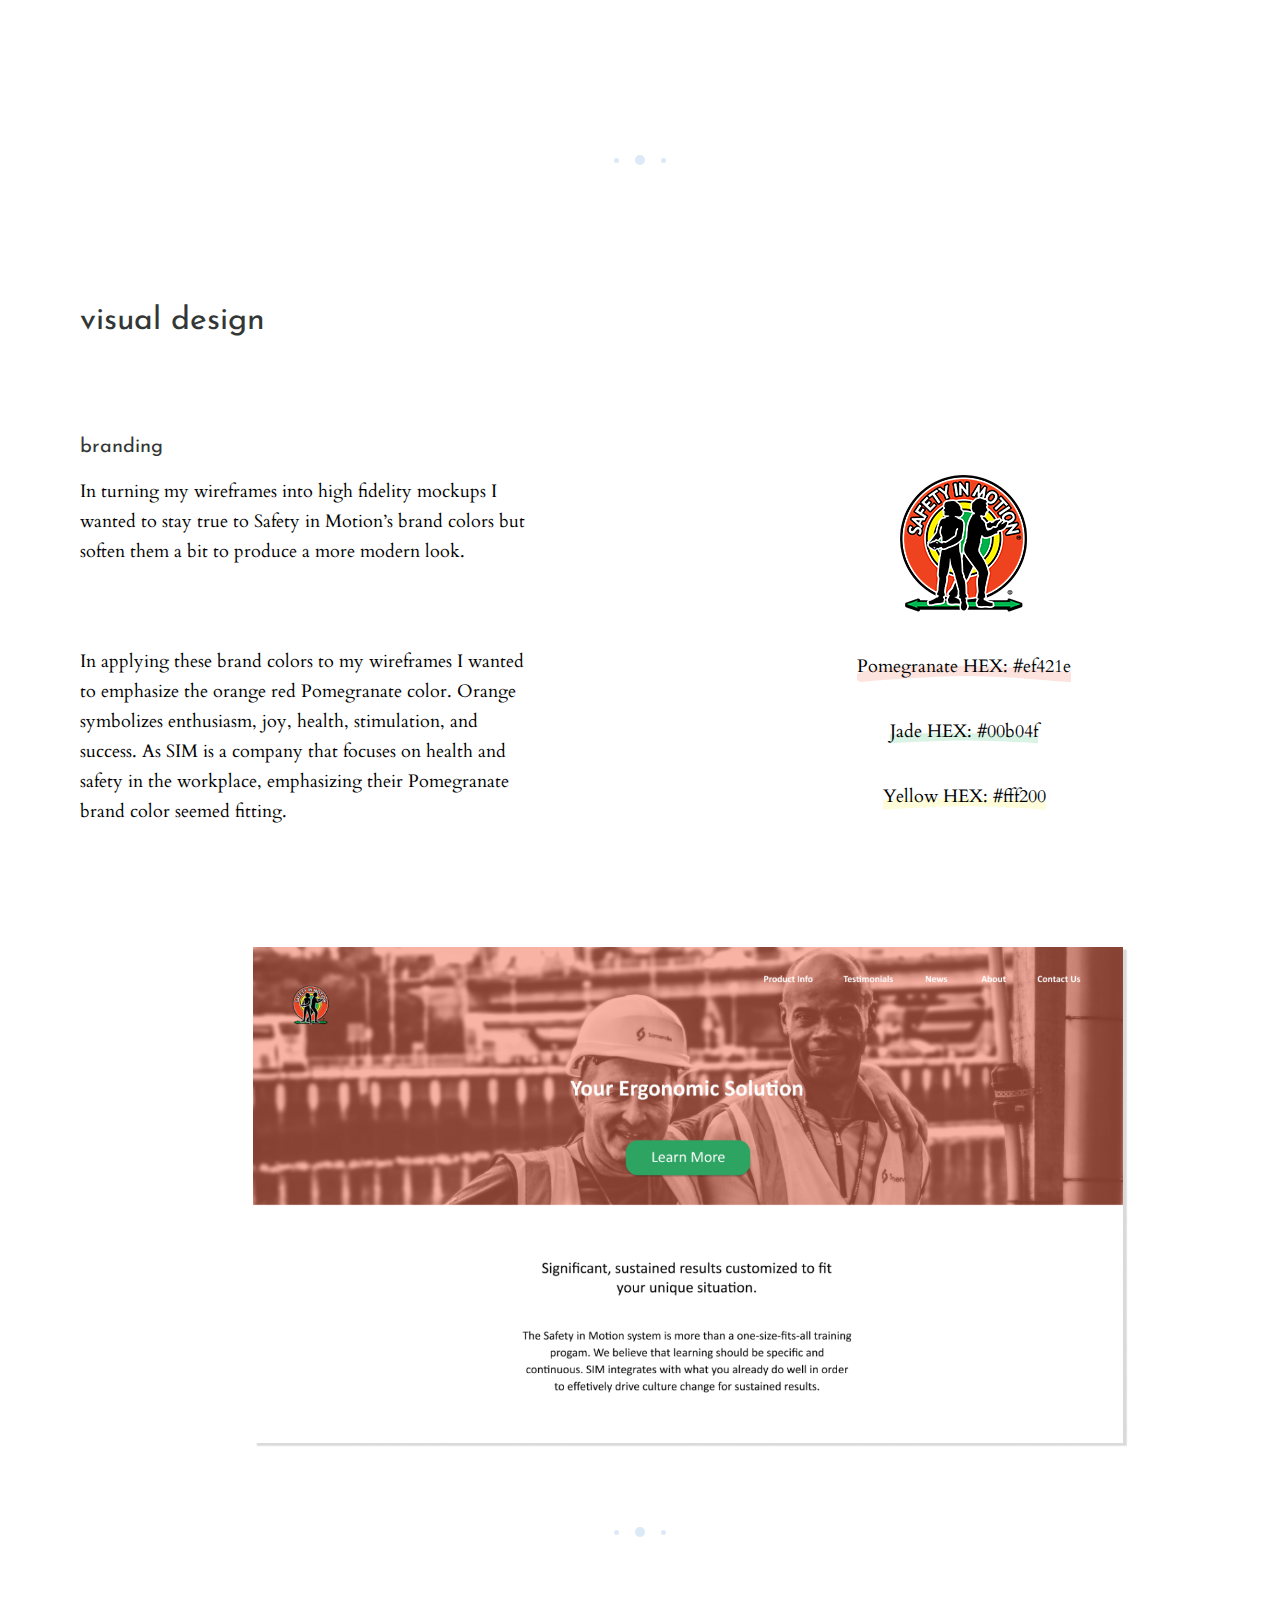
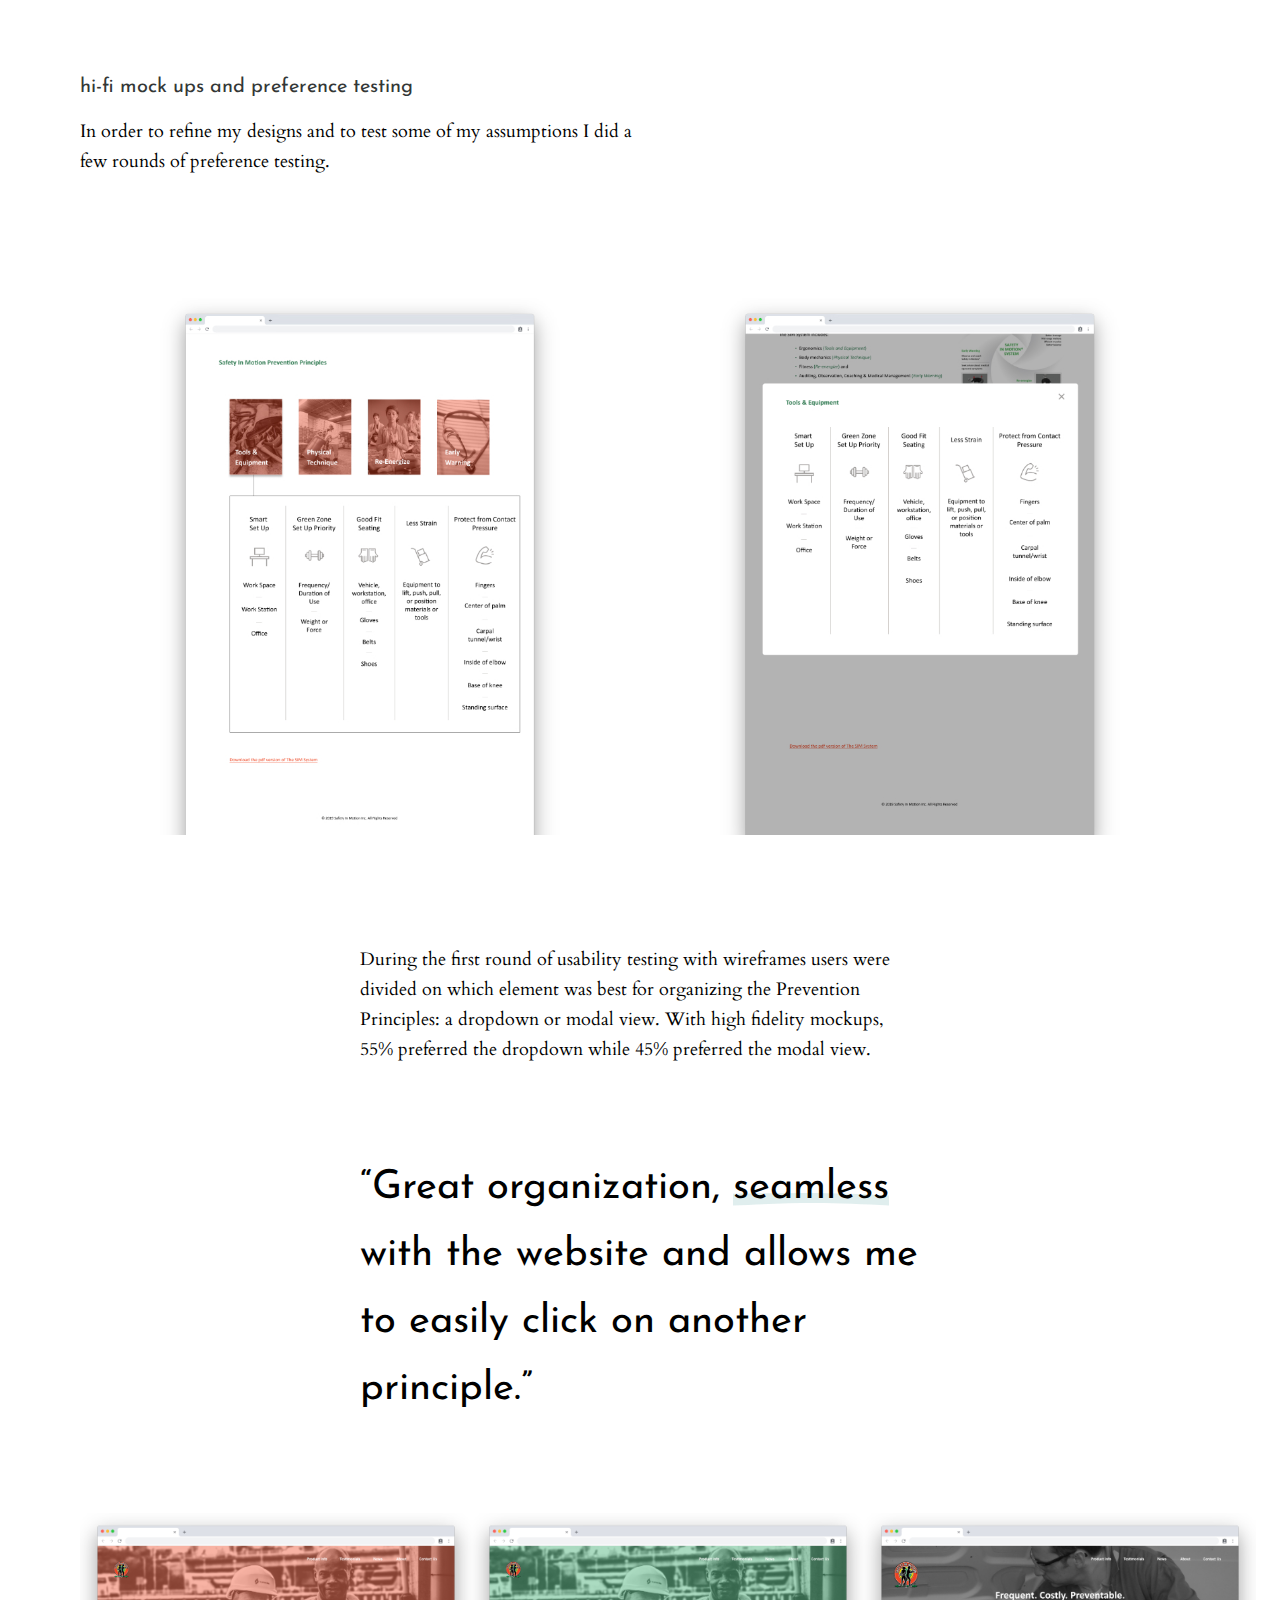
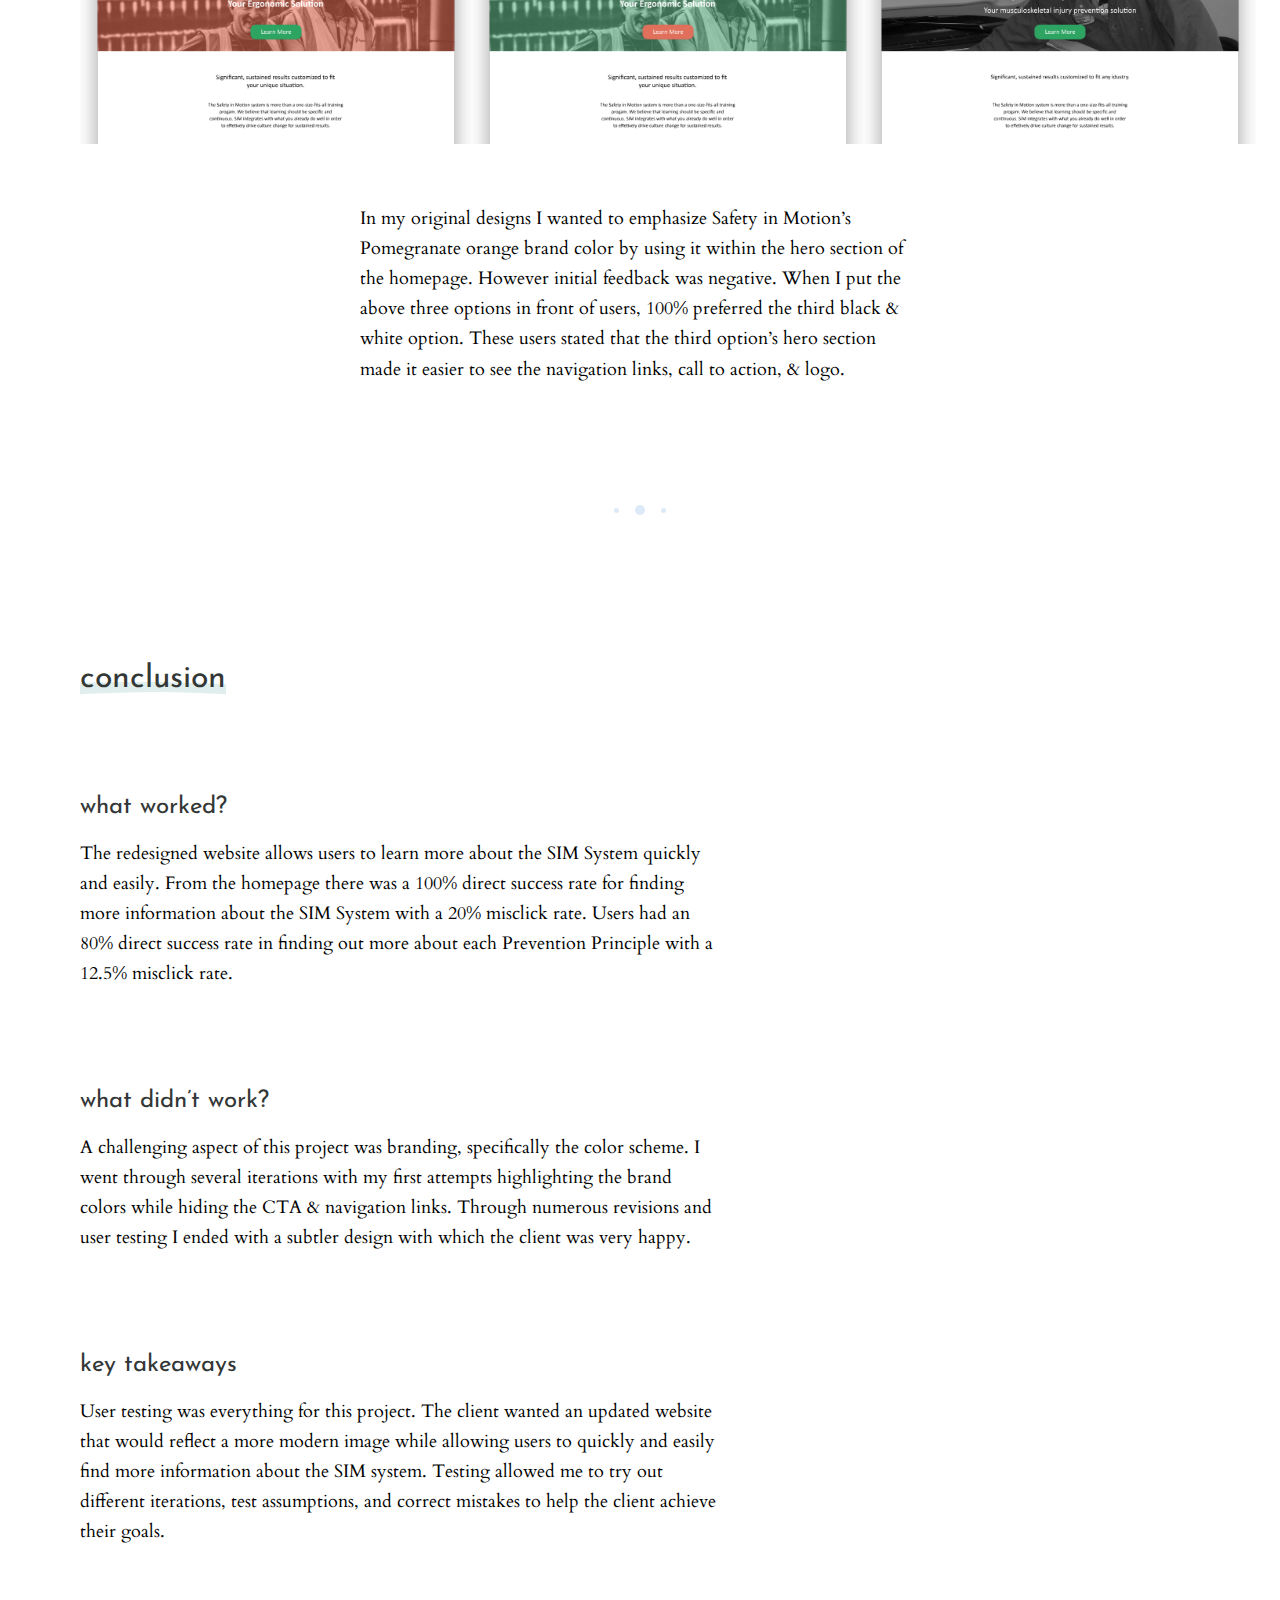
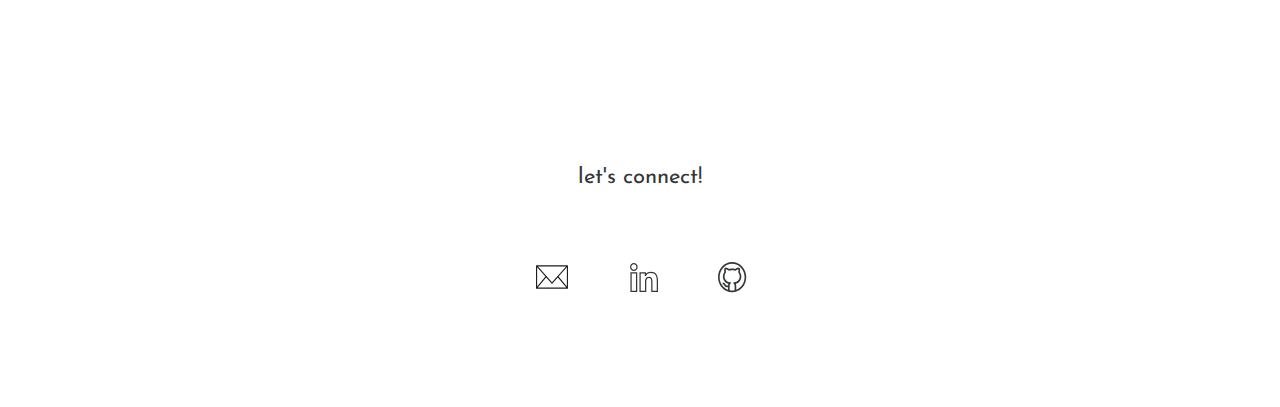
<file: sim.html>
<!DOCTYPE html>
<html>

<head>
  <!-- Global site tag (gtag.js) - Google Analytics -->
  <script async src="https://www.googletagmanager.com/gtag/js?id=UA-147969661-1"></script>
  <script>
    window.dataLayer = window.dataLayer || [];

    function gtag() {
      dataLayer.push(arguments);
    }
    gtag('js', new Date());

    gtag('config', 'UA-147969661-1');
  </script>

  <link rel="apple-touch-icon" sizes="57x57" href="/apple-icon-57x57.png">
  <link rel="apple-touch-icon" sizes="60x60" href="/apple-icon-60x60.png">
  <link rel="apple-touch-icon" sizes="72x72" href="/apple-icon-72x72.png">
  <link rel="apple-touch-icon" sizes="76x76" href="/apple-icon-76x76.png">
  <link rel="apple-touch-icon" sizes="114x114" href="/apple-icon-114x114.png">
  <link rel="apple-touch-icon" sizes="120x120" href="/apple-icon-120x120.png">
  <link rel="apple-touch-icon" sizes="144x144" href="/apple-icon-144x144.png">
  <link rel="apple-touch-icon" sizes="152x152" href="/apple-icon-152x152.png">
  <link rel="apple-touch-icon" sizes="180x180" href="/apple-icon-180x180.png">
  <link rel="icon" type="image/png" sizes="192x192" href="/android-icon-192x192.png">
  <link rel="icon" type="image/png" sizes="32x32" href="/favicon-32x32.png">
  <link rel="icon" type="image/png" sizes="96x96" href="/favicon-96x96.png">
  <link rel="icon" type="image/png" sizes="16x16" href="/favicon-16x16.png">
  <link rel="manifest" href="/manifest.json">
  <meta name="msapplication-TileColor" content="#ffffff">
  <meta name="msapplication-TileImage" content="/ms-icon-144x144.png">
  <meta name="theme-color" content="#ffffff">

  <title>Portfolio | Heidi Kershner</title>
  <meta name="viewport" content="width=device-width, initial-scale=1">
  <!-- Reset -->
  <link rel="stylesheet" href="styles/reset.css">

  <!-- Font Awesome -->
  <link href="https://maxcdn.bootstrapcdn.com/font-awesome/4.7.0/css/font-awesome.min.css" rel="stylesheet">

  <!-- Custom Styles -->
  <link rel="stylesheet" href="styles/main.css">

  <!-- SIM Styles -->
  <link rel="stylesheet" href="styles/sim.css">

  <!-- Google Fonts -->
  <link href="https://fonts.googleapis.com/css?family=Cardo|Josefin+Sans&display=swap" rel="stylesheet">
</head>

<body>
  <header>
    <a href="index.html" class="logo">
      <img src="images/logo.HK.svg" alt="personal logo">
    </a>
    <div id="navLink">
      <a href="index.html" class="navLink">Work</a>
      <a href="bio.html" class="navLink">About</a>
    </div>
  </header>
  <main>
    <div class="container">
      <section class="hero-grid">
        <div class="hero-grid-left">
          <h3 class="title">sim website redesign</h3>
          <p class="caseHeroText">Safety in Motion offers a complete approach to preventing workplace injuries. This system includes training materials, physical techniques, consulting, and implementation strategies.
          </p>
          <a href="https://invis.io/J8ULV233XKH#/393130386_Homepage_Option_3" class="button">view prototype</a>
        </div>
        <div class="hero-grid-right">
          <img src="images/sim/simHome.png" alt="SIM Homepage" id="simHero">
        </div>
      </section>

      <section class="highlights">
        <div class="r-d-t">
          <h2>my roles</h2>
          <p class="p2">UX Design</p>
          <p class="p2">Visual Design</p>
        </div>
        <div class="r-d-t">
          <h2>deliverables</h2>
          <p class="p2">Competitive Analysis | User Stories & Flows | Paper Prototype | Wireframes | User Testing | Design Presentation</p>
        </div>
        <div class="r-d-t">
          <h2>tools used</h2>
          <p class="p2">Figma</p>
          <p class="p2">InVision</p>
          <p class="p2">Maze.design</p>
          <p class="p2">Usability Hub</p>
        </div>
      </section>

      <div class="sub-container">
        <section class="summary">
          <div class="grid-left">
            <h1 class="title">challenge</h1>
            <p class="underlineText">Safety in Motion approached me to redesign the look and feel of their website in order to solve three major issues. They wanted an updated, more modern feel, improved navigation, and a more efficient means of
              organizing and conveying information.
            </p>
          </div>
          <div class="grid-right">
            <h1 class="title">solution</h1>
            <p class="underlineText">The solution I designed utilizes color, sizing, and white space to efficiently organize information on the SIM website. Utilizing these design principles helps to draw the user’s eyes to the most important parts
              of each screen. Navigation was consolidated with a high success rates during usability testing.</p>
          </div>
        </section>
        <div id="ellipsis"><img src="images/ellipsis.svg" alt="Ellipsis">
        </div>

        <section class="process">
          <div id="researchAnalysis">
            <div class="competitiveAnalysis">
              <h2>competitive analysis</h2>
              <p>I conducted a competitive analysis of HumanTech, HumanScale, and MoveSmart. Through my research I was able to identify some of the strengths of SIM’s competitors: clear calls to action and utilizing images and videos to break up long
                streches of information. However all of these competitors used too much text and many were inconsistent with their branding choices.</p>
            </div>
        </section> <!-- End <section class="process"> -->

        <div id="ellipsis"><img src="images/ellipsis.svg" alt="Ellipsis">
        </div>

        <section class="IA">
          <div class="wireframes">
            <div id="wireframesText">
              <h1>information architecture</h1>
              <h2 class="subheading">wireframes</h2>
              <p>I designed the wireframes for this app based on my user research as well as on the more successful design elements of SIM’s competitors.
              </p>
            </div>
            <img src="images/sim/simWireframe.jpg" alt="SIM Wireframe" class="wireframes" class="caseStudyPic" id="wireframe1">
            <img src="images/sim/homepageWireframe.jpg" alt="SIM Wireframe" class="wireframes" class="caseStudyPic" id="wireframe2">
            <img src="images/sim/simSystemWireframe.jpg" alt="SIM Wireframe" class="wireframes" class="caseStudyPic" id="wireframe3">
          </div>
          <div class="usabilityTesting">
            <h2 class="subheading">usability testing</h2>
            <p>When I put my wireframes in front of users they had a lot of insights to share. Most found my designs easy to navigate and reacted positively to the two column design.</p>
            <p class="quote">“Looks great, nice and simple”
            </p>
            <p>Users stated that they were unsure what the company actually does or what the SIM system entails. There was also mixed results when it came to user preferences for a dropdown or a modal view on the SIM system page.</p>
          </div>
        </section>

        <div id="ellipsis"><img src="images/ellipsis.svg" alt="Ellipsis">
        </div>

        <section class="visualDesign">
          <div class="visualDesignGrid">
            <div id="visualText">
              <h1>visual design</h1>
              <h2 class="subheading">branding</h2>
              <p>In turning my wireframes into high fidelity mockups I wanted to stay true to Safety in Motion’s brand colors but soften them a bit to produce a more modern look.<p>
                  <p>In applying these brand colors to my wireframes I wanted to emphasize the orange red Pomegranate color. Orange symbolizes enthusiasm, joy, health, stimulation, and success. As SIM is a company that focuses on health and safety in
                    the workplace, emphasizing their Pomegranate brand color seemed fitting.</p>
            </div>
            <div class="visualComponents">
              <div id="simLogo">
                <img src="images/sim/simLogo.png" alt="SIM Logo">
              </div>
              <div class="brandColors">
                <p class="brand"> <span id="pomegranate">Pomegranate HEX: #ef421e</span></p>
                <p class="brand"> <span id="jade">Jade HEX: #00b04f</span></p>
                <p class="brand"> <span id="yellow">Yellow HEX: #fff200</span></p>
              </div>
            </div>
            <img src="images/sim/simHiFiColors.jpg" alt="Sim Mock Up" class="caseStudyPic" id="simHiFiColors">
          </div>
        </section> <!-- End <section class="Visual Design"> -->

        <div id="ellipsis"><img src="images/ellipsis.svg" alt="Ellipsis">
        </div>

        <section class="testing">
          <div id="testingIntro">
            <h2>hi-fi mock ups and preference testing</h2>
            <p>In order to refine my designs and to test some of my assumptions I did a few rounds of preference testing.</p>
          </div>
          <div class="prefTests">
            <img src="images/sim/principlesDrop.jpg" alt="SIM Principles Dropdown" class="mockupOption" id="option1">
            <img src="images/sim/principlesModal.jpg" alt="SIM Principles Modal" class="mockupOption" id="option2">
            <div class="testingText">
              <p>During the first round of usability testing with wireframes users were divided on which element was best for organizing the Prevention Principles: a dropdown or modal view. With high fidelity mockups, 55% preferred the dropdown while
                45% preferred the modal view.</p>
            </div>
            <p class="quote" id="quote2">“Great organization,
              <span id="underline">seamless</span>
              with the website and allows me to easily click on another principle.”</p>
          </div>
          <div class="prefTests" id="simMockupOptions">
            <img src="images/sim/homepageOption1.jpg" alt="SIM Homepage Option 1" class="mockupOption" id="mockupOption2">
            <img src="images/sim/homepageOption2.jpg" alt="SIM Homepage Option 2" class="mockupOption" id="mockupOption2">
            <img src="images/sim/homepageOption3.jpg" alt="SIM Homepage Option 3" class="mockupOption" id="mockupOption2">
          </div>
          <div class="testingText" class="prefTests" id="lastTestingTextParent">
            <p id="lastTestingTextChild">In my original designs I wanted to emphasize Safety in Motion’s Pomegranate orange brand color by using it within the hero section of the homepage. However initial feedback was negative. When I put the above three options in front of
              users, 100% preferred the third black & white option. These users stated that the third option’s hero section made it easier to see the navigation links, call to action, & logo.</p>
          </div>

        </section>
      </div> <!-- End <div class="sub-container"> -->

      <div id="ellipsis"><img src="images/ellipsis.svg" alt="Ellipsis">
      </div>

      <section class="conclusion">
        <h1 id="conclusionText">conclusion</h1>
        <div id="worked">
          <h3 class="conclusionTitle">what worked?</h3>
          <p>The redesigned website allows users to learn more about the SIM System quickly and easily. From the homepage there was a 100% direct success rate for finding more information about the SIM System with a 20% misclick rate. Users had an
            80% direct success rate in finding out more about each Prevention Principle with a 12.5% misclick rate.</p>
        </div>
        <div id="didNotWork">
          <h3 class="conclusionTitle">what didn’t work?</h3>
          <p>A challenging aspect of this project was branding, specifically the color scheme. I went through several iterations with my first attempts highlighting the brand colors while hiding the CTA & navigation links. Through numerous revisions
            and user testing I ended with a subtler design with which the client was very happy.</p>
        </div>
        <div id="keytakeaways">
          <h3 class="conclusionTitle">key takeaways</h3>
          <p>User testing was everything for this project. The client wanted an updated website that would reflect a more modern image while allowing users to quickly and easily find more information about the SIM system. Testing allowed me to try
            out different iterations, test assumptions, and correct mistakes to help the client achieve their goals.</p>
        </div>
      </section>

      <section class="contact">
        <h5>let's connect!</h5>
        <div class="social">
          <a href="mailto:hkershner@gmail.com" target="_blank" class="email">
            <img src="images/email.svg" alt="Email">
          </a>
          <a href="https://www.linkedin.com/in/heidi-kershner-07387827/" target="_blank" class="linkedin">
            <img src="images/linkedIn.svg" alt="LinkedIn">
          </a>
          <a href="https://github.com/hkershner" target="_blank" class="github">
            <img src="images/GitHub.svg" alt="GitHub">
          </a>
        </div>
      </section>

    </div>
  </main>
  <footer>
  </footer>
</body>
<script src="portfolio.js"></script>

</html>
</file>
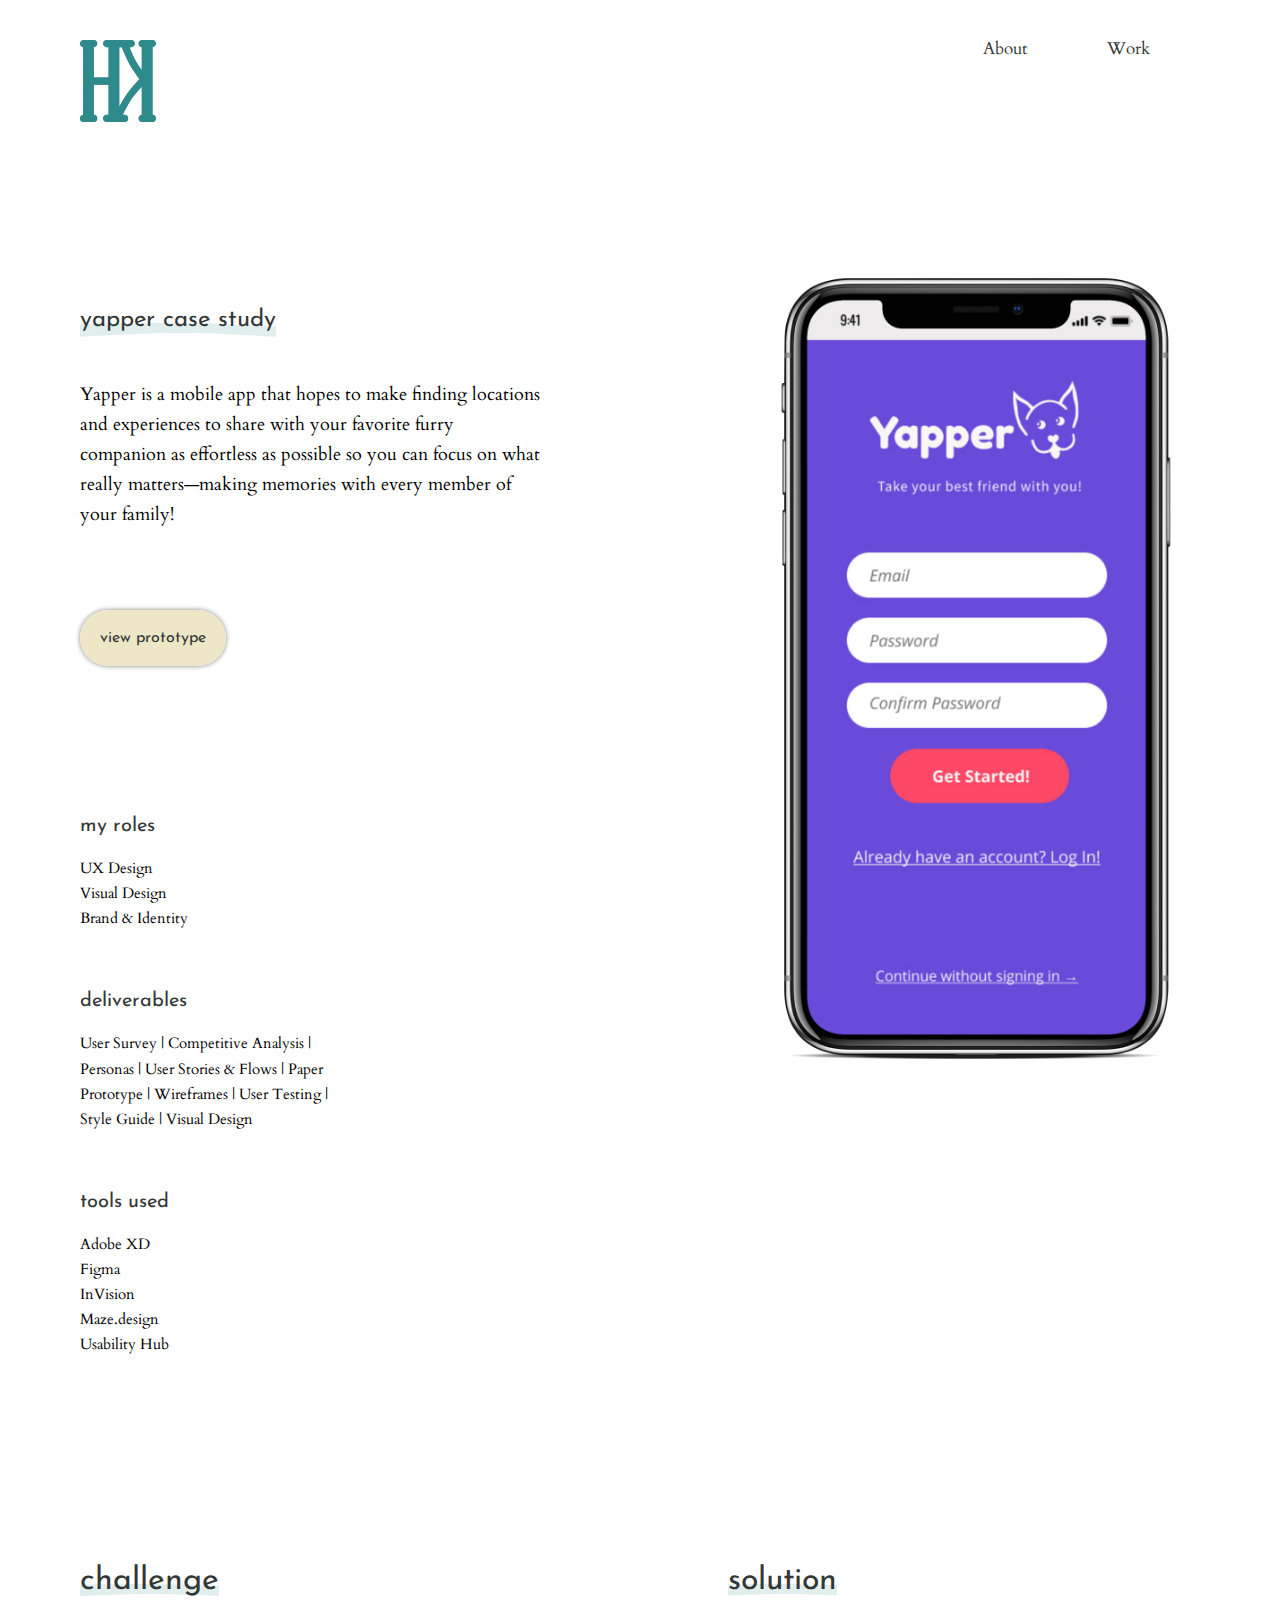
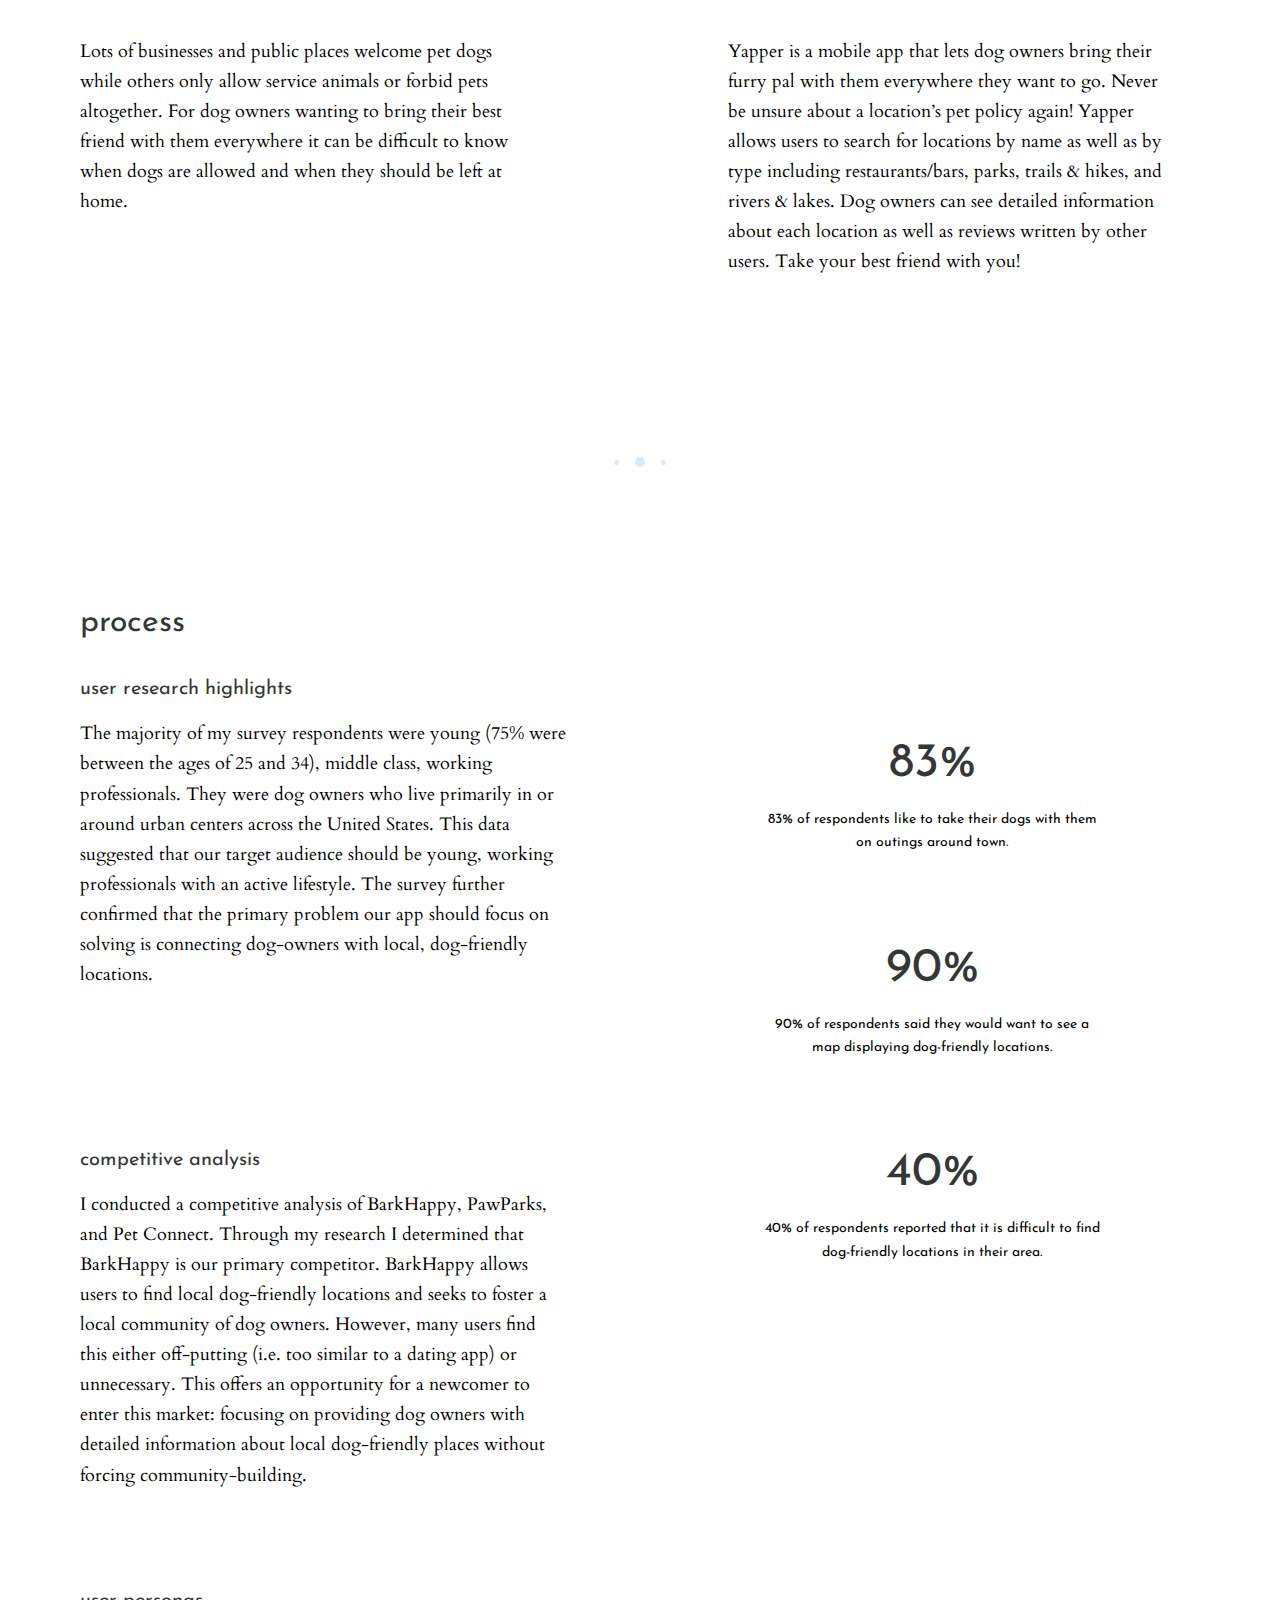
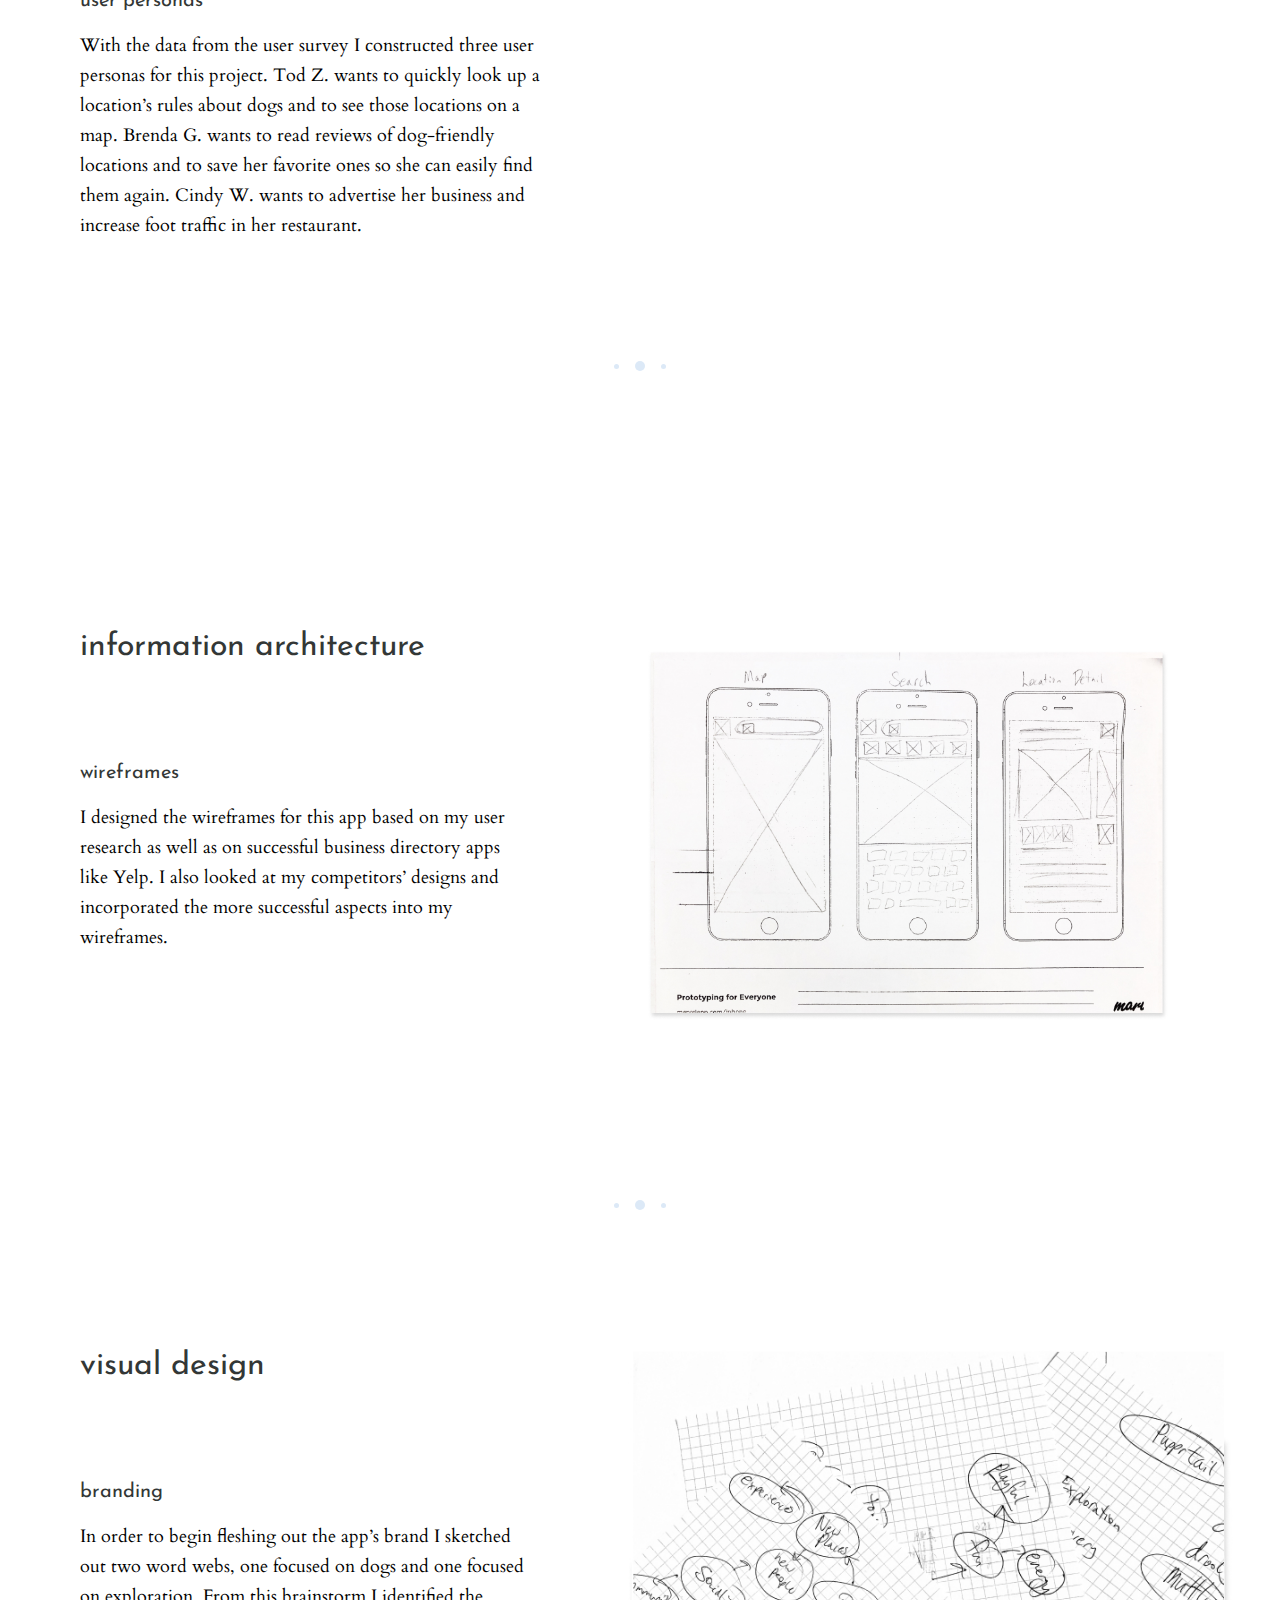
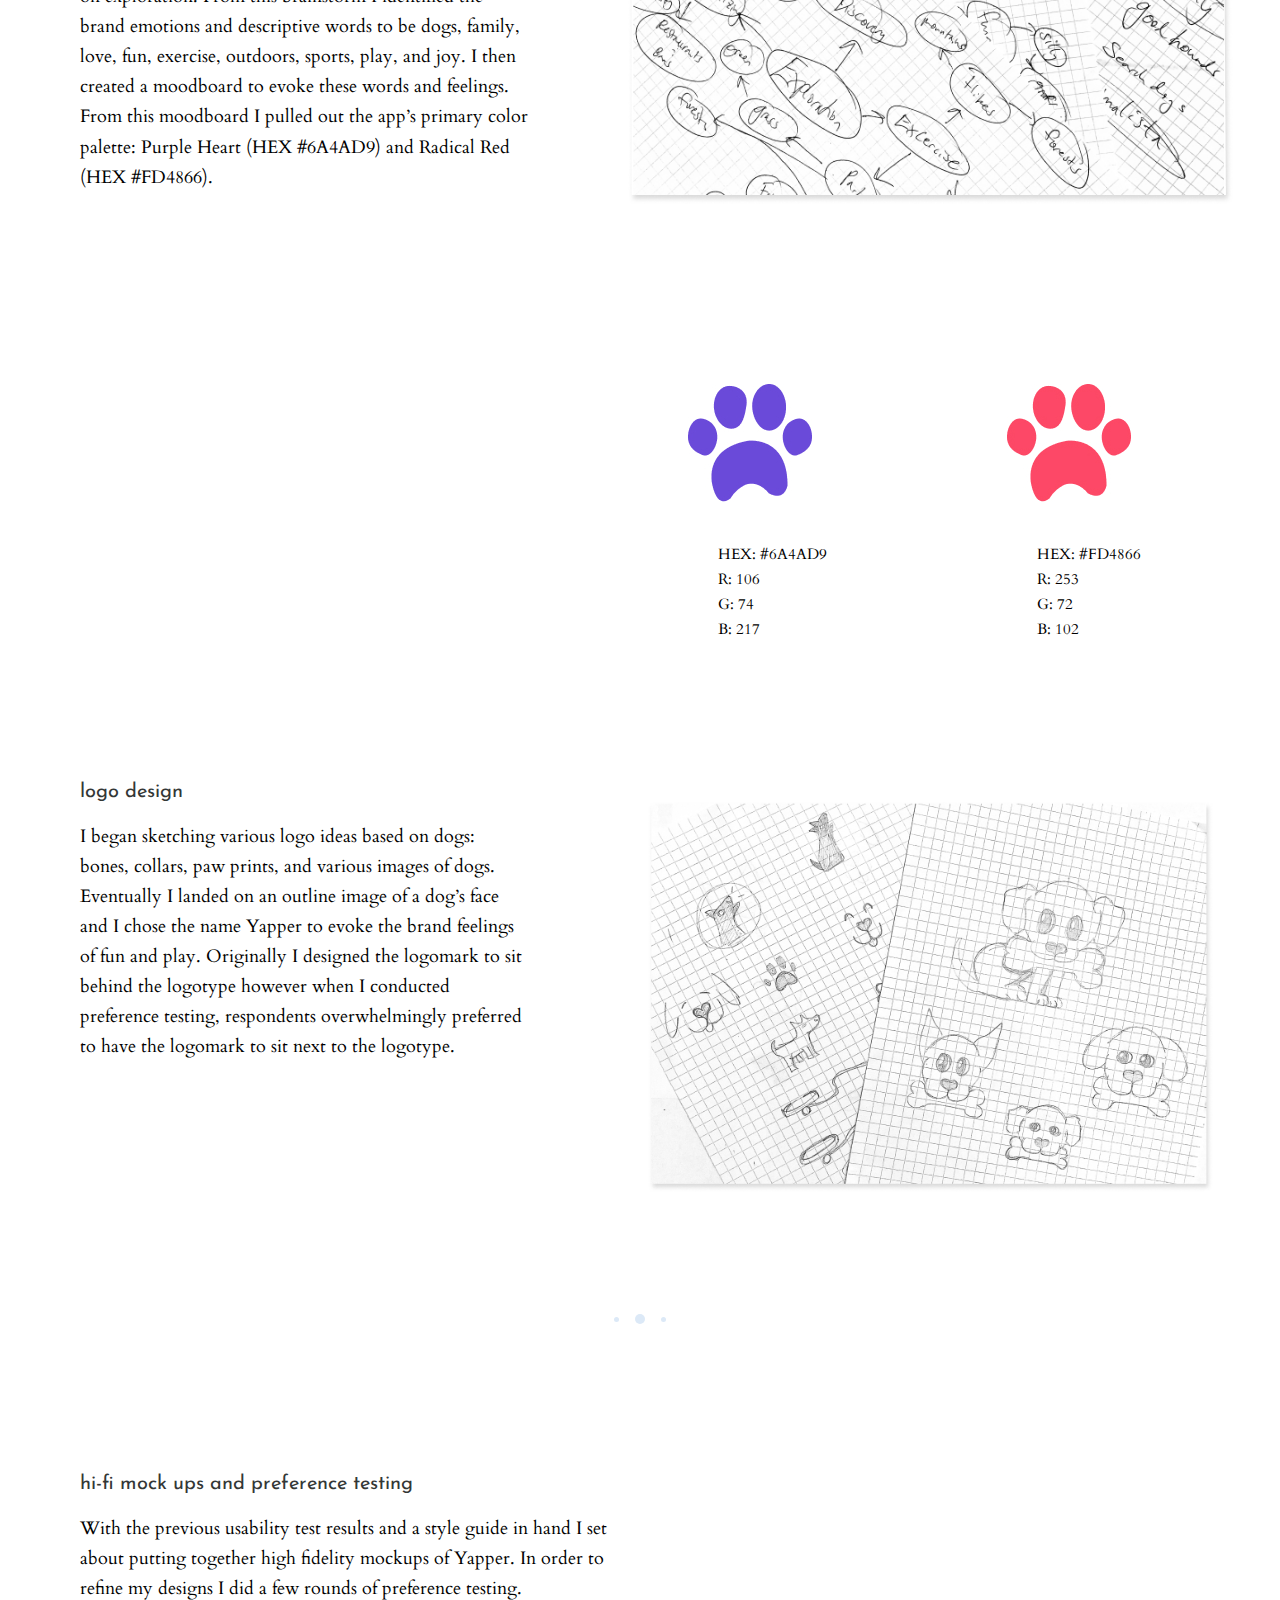
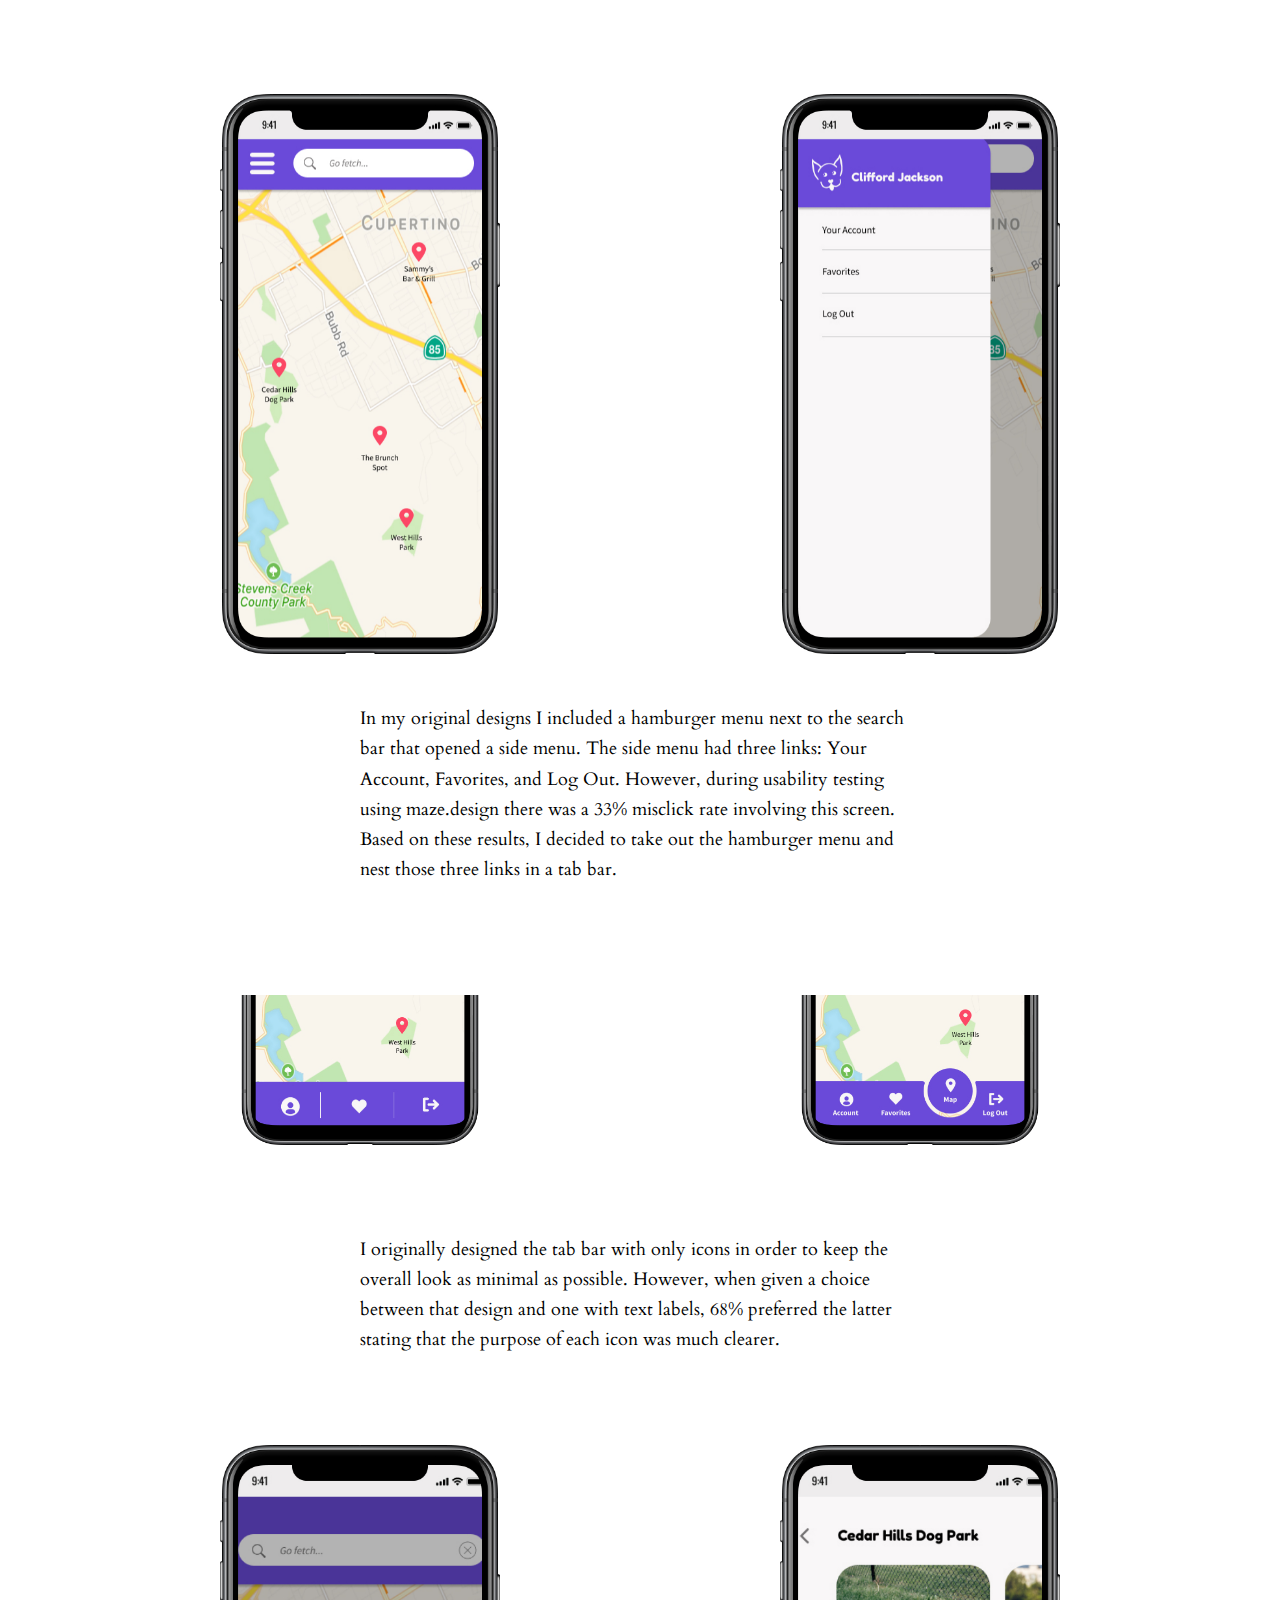
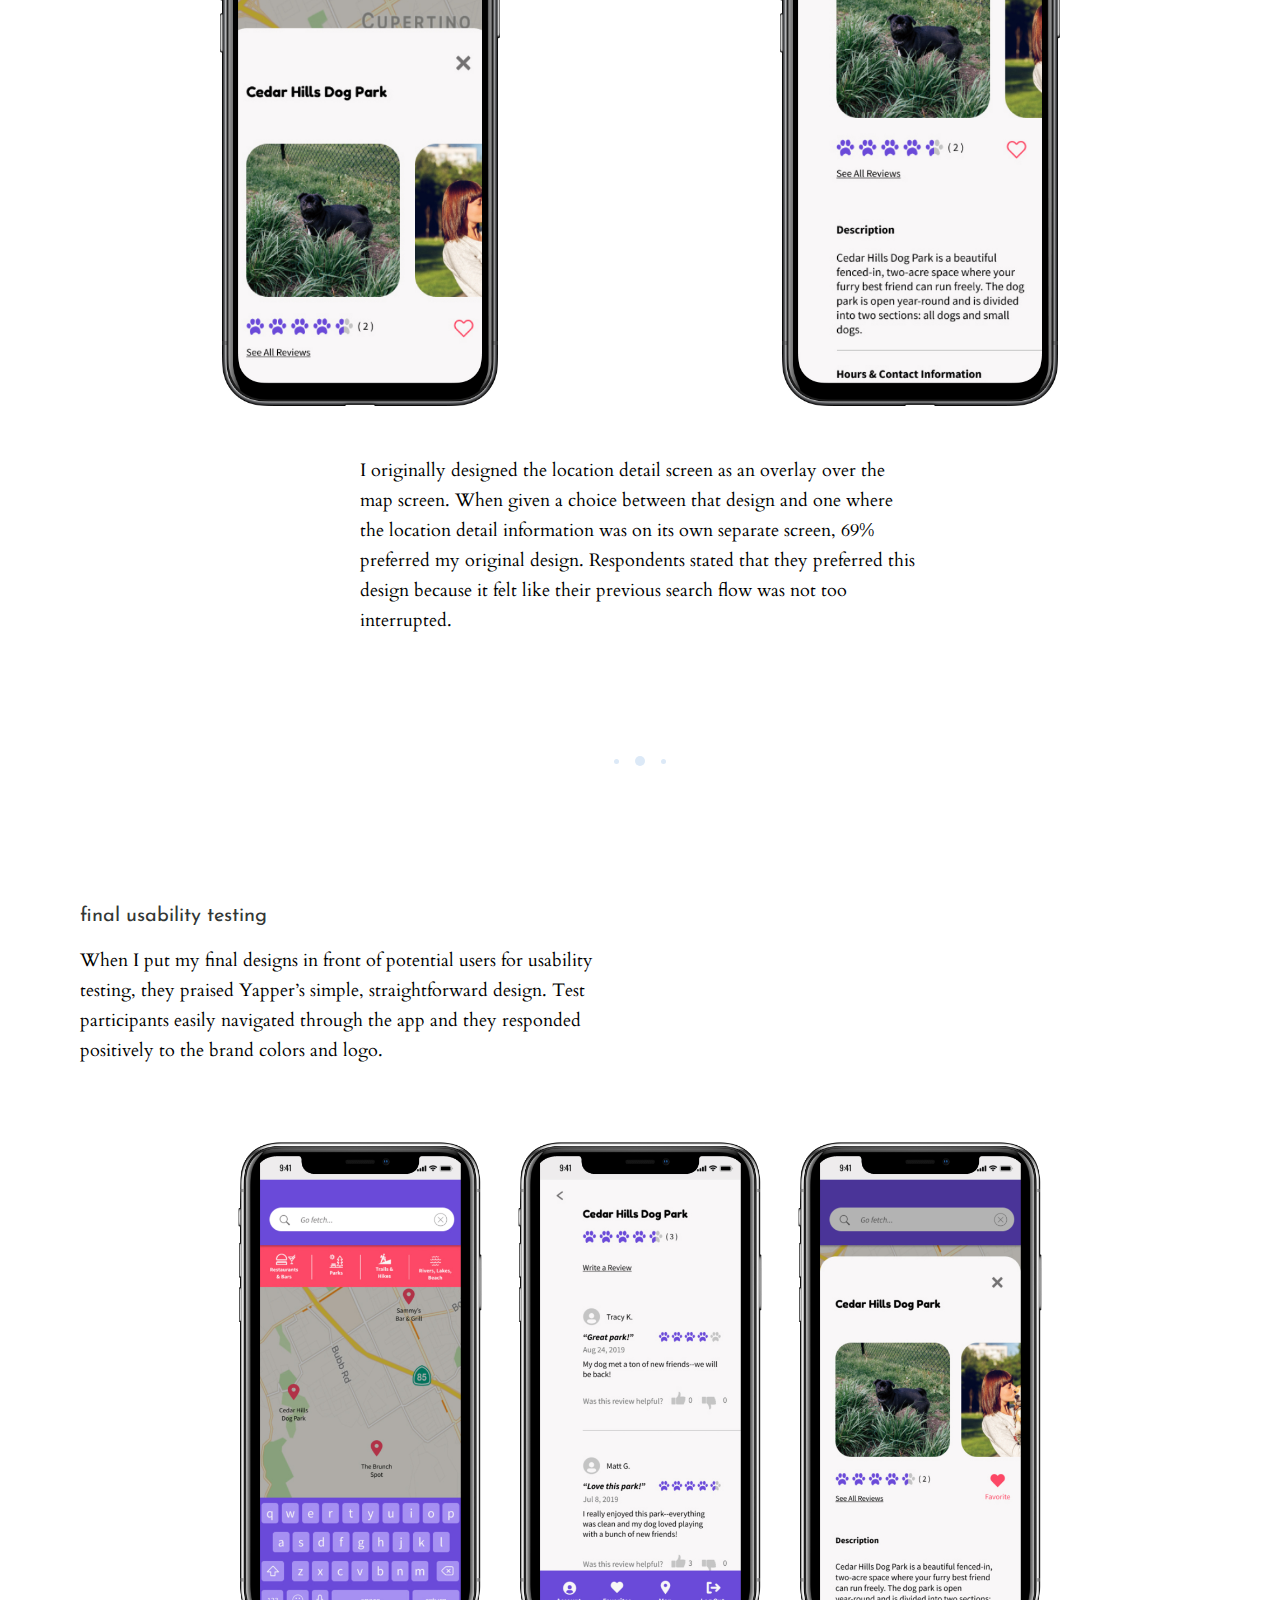
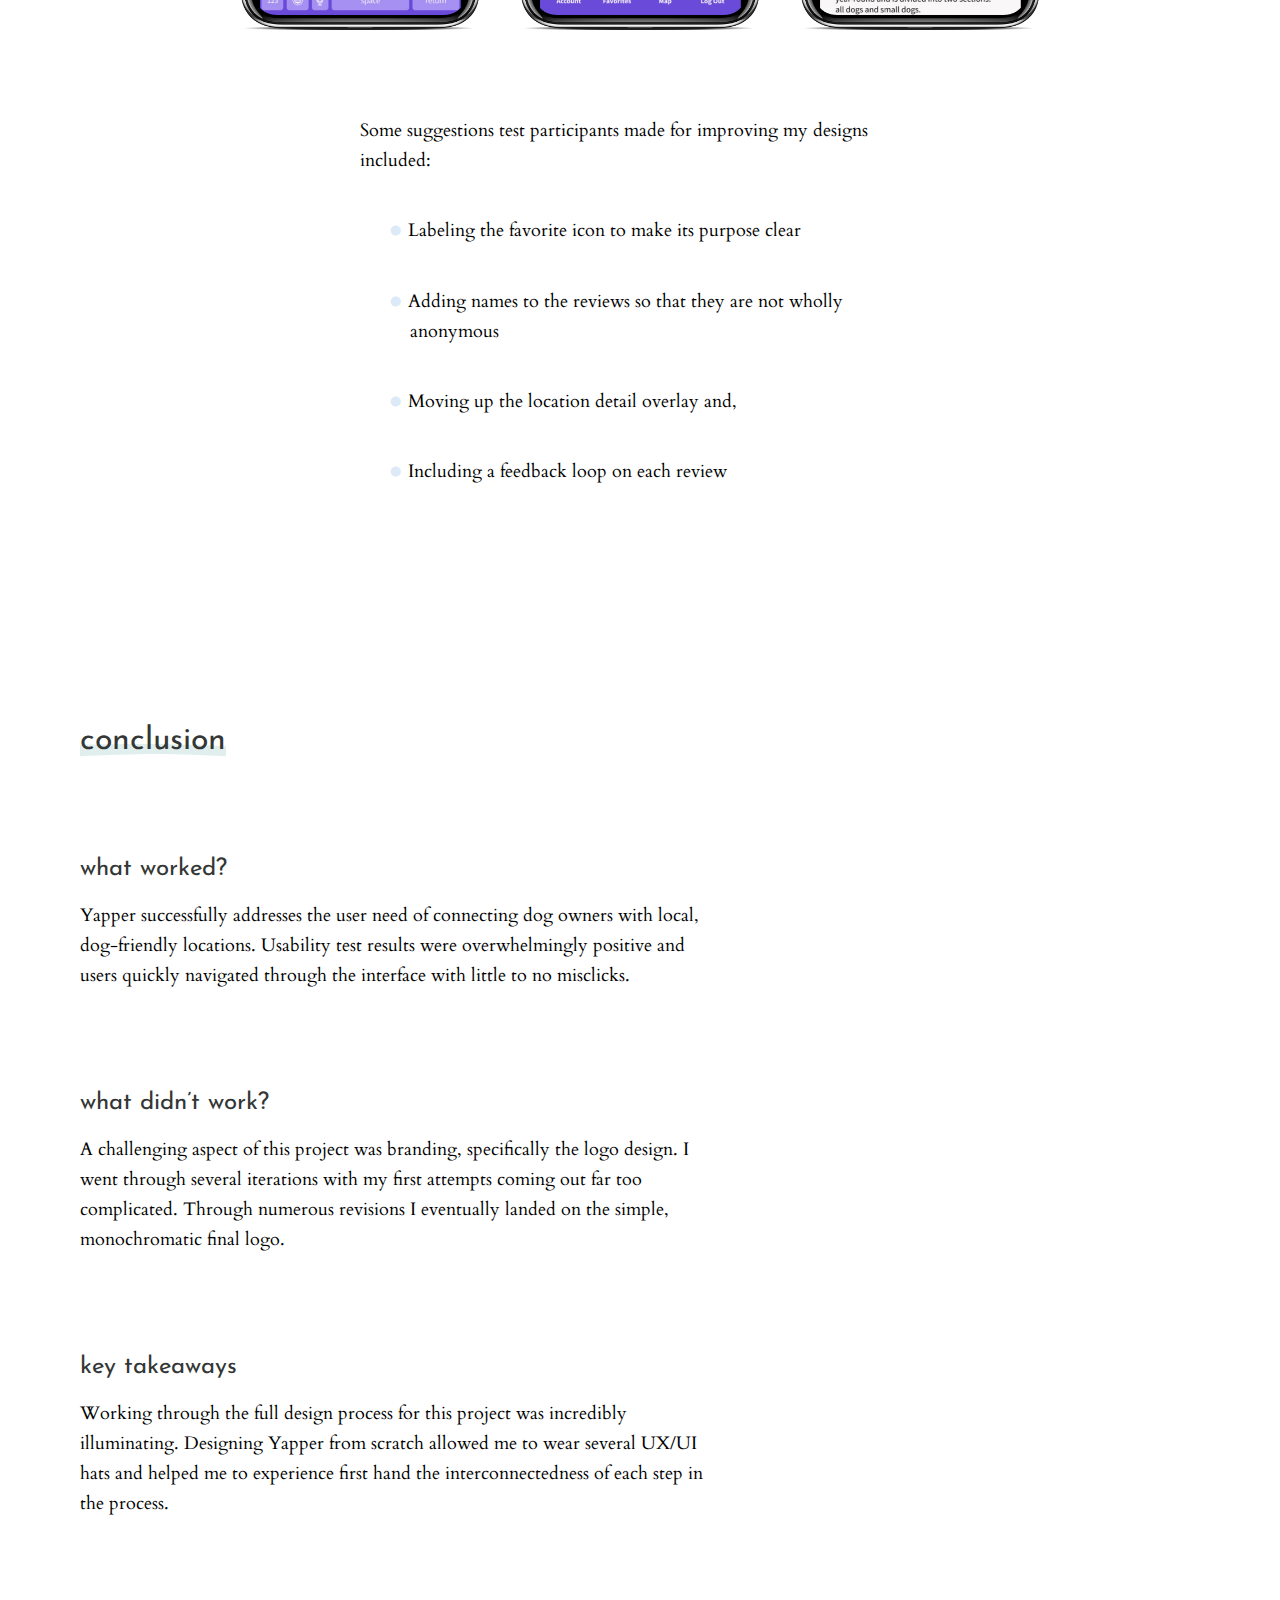
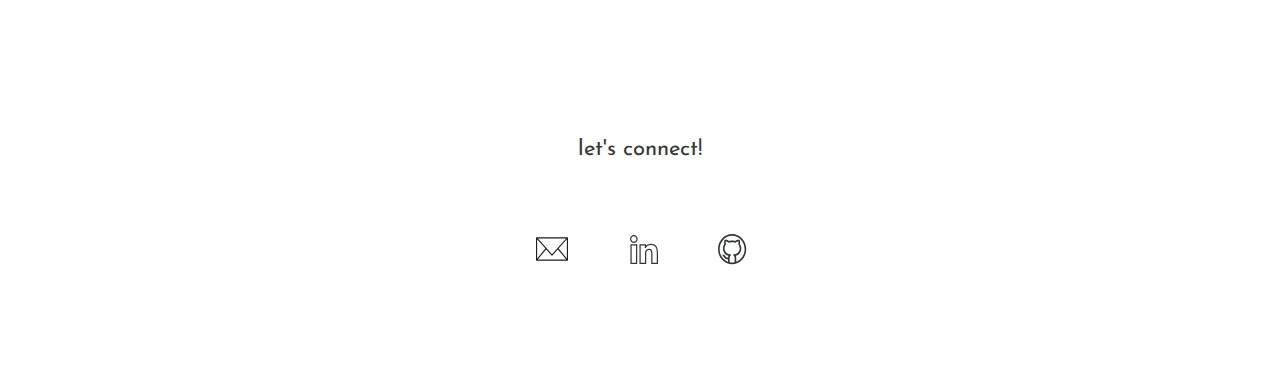
<file: yapper.html>
<!DOCTYPE html>
<html>

<head>
  <!-- Global site tag (gtag.js) - Google Analytics -->
  <script async src="https://www.googletagmanager.com/gtag/js?id=UA-147969661-1"></script>
  <script>
    window.dataLayer = window.dataLayer || [];

    function gtag() {
      dataLayer.push(arguments);
    }
    gtag('js', new Date());

    gtag('config', 'UA-147969661-1');
  </script>

  <link rel="apple-touch-icon" sizes="57x57" href="/apple-icon-57x57.png">
  <link rel="apple-touch-icon" sizes="60x60" href="/apple-icon-60x60.png">
  <link rel="apple-touch-icon" sizes="72x72" href="/apple-icon-72x72.png">
  <link rel="apple-touch-icon" sizes="76x76" href="/apple-icon-76x76.png">
  <link rel="apple-touch-icon" sizes="114x114" href="/apple-icon-114x114.png">
  <link rel="apple-touch-icon" sizes="120x120" href="/apple-icon-120x120.png">
  <link rel="apple-touch-icon" sizes="144x144" href="/apple-icon-144x144.png">
  <link rel="apple-touch-icon" sizes="152x152" href="/apple-icon-152x152.png">
  <link rel="apple-touch-icon" sizes="180x180" href="/apple-icon-180x180.png">
  <link rel="icon" type="image/png" sizes="192x192" href="/android-icon-192x192.png">
  <link rel="icon" type="image/png" sizes="32x32" href="/favicon-32x32.png">
  <link rel="icon" type="image/png" sizes="96x96" href="/favicon-96x96.png">
  <link rel="icon" type="image/png" sizes="16x16" href="/favicon-16x16.png">
  <link rel="manifest" href="/manifest.json">
  <meta name="msapplication-TileColor" content="#ffffff">
  <meta name="msapplication-TileImage" content="/ms-icon-144x144.png">
  <meta name="theme-color" content="#ffffff">

  <title>Portfolio | Heidi Kershner</title>
  <meta name="viewport" content="width=device-width, initial-scale=1">
  <!-- Reset -->
  <link rel="stylesheet" href="styles/reset.css">

  <!-- Font Awesome -->
  <link href="https://maxcdn.bootstrapcdn.com/font-awesome/4.7.0/css/font-awesome.min.css" rel="stylesheet">

  <!-- Custom Styles -->
  <link rel="stylesheet" href="styles/main.css">

  <!-- Yapper Styles -->
  <link rel="stylesheet" href="styles/yapperStyles.css">

  <!-- Google Fonts -->
  <link href="https://fonts.googleapis.com/css?family=Cardo|Josefin+Sans&display=swap" rel="stylesheet">
</head>

<body>
  <header>
    <a href="index.html" class="logo">
      <img src="images/logo.HK.svg" alt="personal logo">
    </a>
    <div id="navLink">
      <a href="index.html" class="navLink">Work</a>
      <a href="bio.html" class="navLink">About</a>
    </div>
  </header>
  <main>
    <div class="container">
      <section class="hero-grid">
        <div class="hero-grid-left">
          <h3 class="title">yapper case study</h3>
          <p class="caseHeroText">Yapper is a mobile app that hopes to make finding locations and experiences to share with your favorite furry companion as effortless as possible so you can focus on what really matters—making memories with every
            member of your family!
          </p>
          <a href="https://invis.io/MHTKAU3J2RG#/381734829_Home" class="button">view prototype</a>
        </div>
        <div class="hero-grid-right">
          <img src="images/yapper/yapperHero.png" alt="Yapper Homepage" id="yapperHero">
        </div>
      </section>

      <section class="highlights">
        <div class="r-d-t">
          <h2>my roles</h2>
          <p class="p2">UX Design</p>
          <p class="p2">Visual Design</p>
          <p class="p2">Brand & Identity</p>
        </div>
        <div class="r-d-t">
          <h2>deliverables</h2>
          <p class="p2">User Survey | Competitive Analysis | Personas | User Stories & Flows | Paper Prototype | Wireframes | User Testing | Style Guide | Visual Design</p>
        </div>
        <div class="r-d-t">
          <h2>tools used</h2>
          <p class="p2">Adobe XD</p>
          <p class="p2">Figma</p>
          <p class="p2">InVision</p>
          <p class="p2">Maze.design</p>
          <p class="p2">Usability Hub</p>
        </div>
      </section>

      <div class="sub-container">
        <section class="summary">
          <div class="grid-left">
            <h1 class="title">challenge</h1>
            <p class="underlineText">Lots of businesses and public places welcome pet dogs while others only allow service animals or forbid pets altogether. For dog owners wanting to bring their best friend with them everywhere it can be difficult
              to know when dogs are
              allowed and when they should be left at home.</p>
          </div>
          <div class="grid-right">
            <h1 class="title">solution</h1>
            <p class="underlineText">Yapper is a mobile app that lets dog owners bring their furry pal with them everywhere they want to go. Never be unsure about a location’s pet policy again! Yapper allows users to search for locations by name as
              well as by type
              including restaurants/bars, parks, trails & hikes, and rivers & lakes. Dog owners can see detailed information about each location as well as reviews written by other users. Take your best friend with you!</p>
          </div>
        </section>
        <div id="ellipsis"><img src="images/ellipsis.svg" alt="Ellipsis">
        </div>
        <section class="process">
          <div class="userResearch">
            <h1>process</h1>
            <h2>user research highlights</h2>
            <p>The majority of my survey respondents were young (75% were between the ages of 25 and 34), middle class, working professionals. They were dog owners who live primarily in or around urban centers across the United States. This data
              suggested that our target audience should be young, working professionals with an active lifestyle. The survey further confirmed that the primary problem our app should focus on solving is connecting dog-owners with local, dog-friendly
              locations.</p>
          </div>
          <div id="researchStats">
            <div class="statOne">
              <h4>83%</h4>
              <p class="pHighlight">83% of respondents like to take their dogs with them on outings around town.</p>
            </div>
            <div class="statTwo">
              <h4>90%</h4>
              <p class="pHighlight">90% of respondents said they would want to see a map displaying dog-friendly locations.</p>
            </div>
            <div class="statThree">
              <h4>40%</h4>
              <p class="pHighlight">40% of respondents reported that it is difficult to find dog-friendly locations in their area.</p>
            </div>
          </div>
          <div id="researchAnalysis">
            <div class="competitiveAnalysis">
              <h2>competitive analysis</h2>
              <p>I conducted a competitive analysis of BarkHappy, PawParks, and Pet Connect. Through my research I determined that BarkHappy is our primary competitor. BarkHappy allows users to find local dog-friendly locations and seeks to foster a
                local community of dog owners. However, many users find this either off-putting (i.e. too similar to a dating app) or unnecessary. This offers an opportunity for a newcomer to enter this market: focusing on providing dog owners with
                detailed information about local dog-friendly places without forcing community-building.</p>
            </div>
            <div class="userPersonas">
              <h2>user personas</h2>
              <p>With the data from the user survey I constructed three user personas for this project. Tod Z. wants to quickly look up a location’s rules about dogs and to see those locations on a map. Brenda G. wants to read reviews of dog-friendly
                locations and to save her favorite ones so she can easily find them again. Cindy W. wants to advertise her business and increase foot traffic in her restaurant.</p>
            </div>
          </div>
        </section> <!-- End <section class="process"> -->

        <div id="ellipsis"><img src="images/ellipsis.svg" alt="Ellipsis">
        </div>

        <section class="IA">
          <div class="wireframes">
            <div id="wireframesText">
              <h1>information architecture</h1>
              <h2 class="subheading">wireframes</h2>
              <p>I designed the wireframes for this app based on my user research as well as on successful business directory apps like Yelp. I also looked at my competitors’ designs and incorporated the more successful aspects into my wireframes.
              </p>
            </div>
            <img src="images/yapper/yapperWireframesDesktop.jpg" alt="Yapper Wireframe" id="wireframesMobile" class="caseStudyPic">
          </div>
        </section>

        <div id="ellipsis"><img src="images/ellipsis.svg" alt="Ellipsis">
        </div>

        <section class="visualDesign">
          <div class="visualDesignGrid">
            <div id="visualText">
              <h1>visual design</h1>
              <h2 class="subheading">branding</h2>
              <p>In order to begin fleshing out the app’s brand I sketched out two word webs, one focused on dogs and one focused on exploration. From this brainstorm I identified the brand emotions and descriptive words to be dogs, family, love,
                fun, exercise, outdoors, sports, play, and joy. I then created a moodboard to evoke these words and feelings. From this moodboard I pulled out the app’s primary color palette: Purple Heart (HEX #6A4AD9) and Radical Red (HEX
                #FD4866).</p>
            </div>

            <img src="images/yapper/wordWebsDesktop.jpg" alt="Word Webs" id="wordWebs">

            <div id="brandColors">
              <div class="colorPalette">
                <img src="images/yapper/pawPurple.jpg" alt="Yapper Purple" id="colorMobile">
                <img src="images/yapper/pawPurpleDesktop.jpg" alt="Yapper Purple" id="colorLarge">
                <div id="paletteText">
                  <p class="p2">HEX: #6A4AD9</p>
                  <p class="p2">R: 106</p>
                  <p class="p2">G: 74</p>
                  <p class="p2">B: 217</p>
                </div>
              </div>

              <div class="colorPalette" id="colorPaletteRight">
                <img src="images/yapper/pawRed.jpg" alt="Yapper Red" id="colorMobile">
                <img src="images/yapper/pawRedDesktop.jpg" alt="Yapper Red" id="colorLarge">
                <div id="paletteText">
                  <p class="p2">HEX: #FD4866</p>
                  <p class="p2">R: 253</p>
                  <p class="p2">G: 72</p>
                  <p class="p2">B: 102</p>
                </div>
              </div>
            </div>
            <div class="logoSketches">
              <img src="images/yapper/yapperLogosDesktop.jpg" alt="Logo Iterations" id="yapperLogos" class="caseStudyPic">
            </div>

            <div class="logoDesign">
              <h2>logo design</h2>
              <p>I began sketching various logo ideas based on dogs: bones, collars, paw prints, and various images of dogs. Eventually I landed on an outline image of a dog’s face and I chose the name Yapper to evoke the brand feelings of fun and
                play. Originally I designed the logomark to sit behind the logotype however when I conducted preference testing, respondents overwhelmingly preferred to have the logomark to sit next to the logotype.</p>
            </div>

          </div>


        </section> <!-- End <section class="Visual Design"> -->

        <div id="ellipsis"><img src="images/ellipsis.svg" alt="Ellipsis">
        </div>

        <section class="testing">
          <div id="testingIntro">
            <h2>hi-fi mock ups and preference testing</h2>
            <p>With the previous usability test results and a style guide in hand I set about putting together high fidelity mockups of Yapper. In order to refine my designs I did a few rounds of preference testing.</p>
          </div>
          <div class="prefTests">
            <img src="images/yapper/menuOptions.jpg" alt="Yapper Menu Options" class="caseStudyPic" id="mockupLayered">
            <img src="images/yapper/menuOptionDesktop1.jpg" alt="Yapper Menu Option 1" class="option1">
            <img src="images/yapper/menuOptionDesktop2.jpg" alt="Yapper Menu Option 2" class="option2">
            <div class="testingText">
              <p>In my original designs I included a hamburger menu next to the search bar that opened a side menu. The side menu had three links: Your Account, Favorites, and Log Out. However, during usability testing using maze.design there was a
                33% misclick rate involving this screen. Based on these results, I decided to take out the hamburger menu and nest those three links in a tab bar.</p>
            </div>
          </div>
          <div class="prefTests">
            <img src="images/yapper/tabBarOption1.jpg" alt="Yapper Tab Bar Option 1" class="caseStudyPic" id="tab1">
            <img src="images/yapper/tabBarOption2.jpg" alt="Yapper Tab Bar Option 2" class="caseStudyPic" id="tab2">
            <div class="testingText">
              <p>I originally designed the tab bar with only icons in order to keep the overall look as minimal as possible. However, when given a choice between that design and one with text labels, 68% preferred the latter stating that the
                purpose of each icon was much clearer.</p>
            </div>
          </div>
          <div class="prefTests">
            <img src="images/yapper/locationDetailOptions.jpg" alt="Location Details Option" class="caseStudyPic" id="mockupLayered">
            <img src="images/yapper/locationDetailsDesktop1.jpg" alt="Location Details Option 1" class="option1">
            <img src="images/yapper/locationDetailsDesktop2.jpg" alt="Location Details Option 1" class="option2">
            <div class="testingText">
              <p>I originally designed the location detail screen as an overlay over the map screen. When given a choice between that design and one where the location detail information was on its own separate screen, 69% preferred my original
                design. Respondents stated that they preferred this design because it felt like their previous search flow was not too interrupted.</p>
            </div>
          </div>
        </section>
      </div> <!-- End <div class="sub-container"> -->

      <div id="ellipsis"><img src="images/ellipsis.svg" alt="Ellipsis">
      </div>

      <section class="finalTesting">
        <div class="finalTestingText">
          <h2>final usability testing</h2>
          <p id="finalTestText">When I put my final designs in front of potential users for usability testing, they praised Yapper’s simple, straightforward design. Test participants easily navigated through the app and they responded positively to
            the brand
            colors and logo.</p>
        </div>
        <div id="finalTests">
          <img src="images/yapper/searchScreen.png" alt="Search MockUp" class="caseStudyPic" id="mockupMobile">
          <img src="images/yapper/review.png" alt="Reviews MockUp" class="caseStudyPic" id="mockupMobile">
          <img src="images/yapper/locationFavorite.png" alt="Location Details MockUp" class="caseStudyPic" id="mockupMobile">
          <img src="images/yapper/finalMockUps.jpg" alt="Final MockUps" class="caseStudyPic" id="mockupDesktop">
        </div>
        <div class="prefTests">
          <div id="finalTestingResults">
            <p>Some suggestions test participants made for improving my designs included:</p>
            <ul>
              <li>Labeling the favorite icon to make its purpose clear</li>
              <li>Adding names to the reviews so that they are not wholly anonymous</li>
              <li>Moving up the location detail overlay and,</li>
              <li>Including a feedback loop on each review</li>
            </ul>
          </div>
        </div>
      </section>

      <section class="conclusion">
        <h1 id="conclusionText">conclusion</h1>
        <div id="worked">
          <h3 class="conclusionTitle">what worked?</h3>
          <p>Yapper successfully addresses the user need of connecting dog owners with local, dog-friendly locations. Usability test results were overwhelmingly positive and users quickly navigated through the interface with little to no
            misclicks.</p>
        </div>
        <div id="didNotWork">
          <h3 class="conclusionTitle">what didn’t work?</h3>
          <p>A challenging aspect of this project was branding, specifically the logo design. I went through several iterations with my first attempts coming out far too complicated. Through numerous revisions I eventually landed on the simple,
            monochromatic final logo.</p>
        </div>
        <div id="keytakeaways">
          <h3 class="conclusionTitle">key takeaways</h3>
          <p>Working through the full design process for this project was incredibly illuminating. Designing Yapper from scratch allowed me to wear several UX/UI hats and helped me to experience first hand the interconnectedness of each step in
            the process.</p>
        </div>
      </section>

      <section class="contact">
        <h5>let's connect!</h5>
        <div class="social">
          <a href="mailto:hkershner@gmail.com" target="_blank" class="email">
            <img src="images/email.svg" alt="Email">
          </a>
          <a href="https://www.linkedin.com/in/heidi-kershner-07387827/" target="_blank" class="linkedin">
            <img src="images/linkedIn.svg" alt="LinkedIn">
          </a>
          <a href="https://github.com/hkershner" target="_blank" class="github">
            <img src="images/GitHub.svg" alt="GitHub">
          </a>
        </div>
      </section>

    </div>
  </main>
  <footer>
  </footer>
</body>
<script src="portfolio.js"></script>

</html>
</file>
<file: styles/main.css>
* {
  box-sizing: border-box;
}

html {
  font-size: 10px;
}

html, body {
  max-width: 100%;
  overflow-x: hidden;
}

.page-container {
  position: relative;
  min-height: 100vh;
}

section {
  margin: 4rem;
  padding-top: 6rem;
}

header {
  padding-bottom: 12rem;
}

#navLink {
  padding-right: 1rem;
}

.navLink {
  color: #333736;
  float: right;
  font-family: 'Cardo', serif;
  font-size: 1.7rem;
  padding: 2rem;
  padding-top: 4rem;
  text-decoration: none;
}

.logo {
  display: inline-flex;
  float: left;
  margin-left: 4rem;
  padding-top: 4rem;
}

/* Case Study paragraph text */
p, li {
  font-family: 'Cardo', serif;
  font-size: 1.5rem;
  line-height: 167.2%;
  padding-bottom: 4rem;
}

/* User research small text */
.pHighlight {
  font-family: 'Josefin Sans', sans-serif;
  font-size: 1.4rem;
}

/*Landing page h1*/
#hello {
  background-image: url(../images/underline.Small.svg);
  background-repeat: no-repeat;
  background-size: 100% 45%;
  float: left;
  background-position: center;
  padding: 8px 0;
  padding-bottom: 2.5rem;
}

/* Landing page paragraph text */
#heroText {
  font-family: 'Cardo', serif;
  font-size: 1.8rem;
  line-height: 150%;
  margin-right: auto;
  margin-top: 8rem;
}

/*color palette text */
.p2 {
  font-family: 'Cardo', serif;
  font-size: 1.5rem;
  line-height: 167.2%;
  padding-bottom: 0;
}

h1 {
  color: #333736;
  font-family: 'Josefin Sans', sans-serif;
  font-size: 3.2rem;
  padding-bottom: 4rem;
}

h2 {
  color: #333736;
  font-family: "Josefin Sans", sans-serif;
  font-size: 2rem;
  padding-bottom: 2rem;
}

/* Case Study Titles & index labels */
h3 {
  color: #333736;
  font-family: "Josefin Sans", sans-serif;
  font-size: 2.4rem;
}

/* User Survey Percentages or Highlights */
h4 {
  color: #333736;
  font-family: "Josefin Sans", sans-serif;
  font-size: 4.8rem;
  padding-bottom: 2rem;
  text-align: center;
}

/* Let's Connect */
h5 {
  color: #333736;
  font-family: "Josefin Sans", sans-serif;
  font-size: 2rem;
  padding-bottom: 4rem;
  text-align: center;
}

.hero {
  line-height: 3rem;
  padding-bottom: 8rem;
}

.project-grid {
  display: grid;
}

.project_card {
  margin: auto;
  text-decoration: none;
}

.caseStudyPic, .cloudCaseStudyPic {
  width: 100%;
}

.button {
  background: #EDE7C7;
  border: none;
  box-shadow: 0rem 0rem 0.5rem grey;
  border-radius: 8rem;
  color: #333736;
  font-family: "Josefin Sans", sans-serif;
  font-size: 1.6rem;
  padding: 2rem;
  text-decoration: none;
}

.label {
  align-items: center;
  display: flex;
  justify-content: center;
  margin-top: 4rem;
  padding-bottom: 8rem;
}

.hero-grid-right {
  display: flex;
  justify-content: center;
  align-items: center;
}

.caseHeroText, .underlineText {
  margin-bottom: 6rem;
  padding-top: 8rem;
}

#ellipsis {
  margin-bottom: 4rem;
  margin-top: 4rem;
  display: flex;
  justify-content: center;
  align-items: center;
}

.r-d-t {
  /* roles - Deliverables - Tools Used */
  margin-right: 6rem;
  padding-bottom: 6rem;
}

.userResearch {
  margin-bottom: 6rem;
}

.competitiveAnalysis, .userPersonas, .subheading {
  margin-top: 6rem;
}

.statOne, .statTwo, .statThree {
  text-align: center;
}

.IA {
  padding-bottom: 4rem;
}

#yapperLogos, .caseStudyPic, #wordWebs, #profilePic, #usabilityImages, .bioPic {
  width: 100%;
}

.wireframes {
  display: grid;
}

.logoSketches, #wordWebs, #profilePic, #usabilityImages {
  margin-bottom: 8rem;
}

#brandColors {
  display: flex;
  justify-content: center;
  align-items: center;
}

.colorPalette {
  display: inline-block;
  padding-bottom: 8rem;
}

#colorPaletteRight {
  padding-left: 4rem;
}

#colorMobile, #colorLarge, #color {
  padding-bottom: 2rem;
}

ul {
  list-style: none;
  margin-left: 5rem;
  margin-right: 3rem;
  margin-bottom: 5rem;
}

li::before {
  content: "● ";
  color: #DCE9F7;
  display: inline-block;
  margin-left: -2rem;
  width: 1.75rem;
}

.conclusion {
  margin-bottom: 12rem;
}

.conclusionTitle {
  margin-top: 6rem;
  padding-bottom: 2rem;
}

#worked {
  padding-top: 8rem;
}

/*Bio elements*/
.bioPic {
  display: none;
}

.bioHeading, .title, #conclusionText {
  background-image: url(../images/underline.svg);
  background-repeat: no-repeat;
  float: left;
  background-position: center;
  padding: 8px 0;
  padding-bottom: 3rem;
}

.bioText {
  padding-top: 8rem;
}

/* footer elements */
.social {
  display: flex;
  justify-content: center;
  align-items: center;
}

.email {
  padding: 3rem;
  padding-left: 8rem;
}

.linkedin {
  padding: 3rem;
}

.github {
  padding: 3rem;
  padding-right: 8rem;
}

/* tablets */
@media (min-width: 575px) {
  section {
    margin: 6rem;
  }

  .logo {
    margin-left: 6rem;
  }

  #navLink {
    margin-right: 6rem;
  }

  .navLink {
    padding: 4rem;
  }

  h5 {
    font-size: 2.2rem;
  }

  p, li {
    font-size: 1.8rem;
  }

  .p1 {
    font-size: 2rem;
  }

  #heroText {
    margin-right: 20rem;
  }

  .label {
    bottom: 6.5rem;
    padding: 2rem;
  }

  .project-grid {
    display: grid;
    grid-template-columns: 40% 40%;
    grid-gap: 6rem;
    justify-content: center;
  }

  #cloudDesk_project_card {
    grid-column: span 2;
  }

  .bio {
    display: grid;
    grid-column-gap: 10rem;
    grid-template-columns: 40% 40%;
  }

  #bioAllText {
    grid-column-start: 1;
    grid-row-start: 1;
  }

  #bioPics {
    grid-column-start: 2;
  }

  #profilePic {
    padding-bottom: 0rem;
  }

  .bioPic {
    display: block;
    padding-top: 40rem;
  }

  /*Case Study Pages*/
  .hero-grid-left {
    margin-top: 4rem;
  }

  .caseHeroText {
    width: 60%;
  }

  .r-d-t {
    width: 50%;
  }

  .summary {
    clear: both;
    display: grid;
  }

  .visualDesignGrid {
    display: grid;
  }

  #wordWebs {
    padding-bottom: 6rem;
  }

  .caseStudyPic {
    padding: 2rem;
    width: 50%;
  }

  .prefTests {
    display: grid;
  }

  #brandColors {
    padding-top: 6rem;
  }

  #finalTests, .cloudPalette {
    display: flex;
    justify-content: center;
    align-items: center;
  }

  .logoSketches {
    margin-bottom: 0rem;
  }

  #conclusion {
    padding-left: 10rem;
    padding-right: 10rem;
  }
}

/*laptops & desktops */
@media (min-width: 991px) {
  .logo {
    margin-left: 8rem;
  }

  #navLink {
    margin-right: 8rem;
  }

  section {
    margin: 8rem;
  }

  .caseHeroText {
    width: 100%;
  }

  .project-grid {
    display: grid;
    grid-column-gap: 10rem;
    grid-template-columns: 40% 40%;
    margin-top: 8rem;
  }

  .left, .right {
    width: 50%;
    display: inline-block;
  }

  .p3 {
    font-size: 1.8rem;
  }

  /*Bio page styles*/
  .bio {
    grid-column-gap: 20rem;
  }

  /*case study testing*/
  .logoDesign, .testingText, #finalTestingResults {
    width: 50%;
  }

  /*Case Study Screens*/
  .hero-grid {
    display: block;
    padding-top: 0rem;
  }

  .hero-grid-right {
    float: right;
    width: 40%;
  }

  .hero-grid-left {
    float: left;
    width: 50%;
    padding-right: 10rem;
    padding-top: 6rem;
  }

  .highlights {
    float: left;
    padding-top: 9rem;
    width: 40%;
  }

  .summary {
    grid-column-gap: 20rem;
    grid-template-columns: 40% 40%;
  }

  #researchStats {
    bottom: 35rem;
    display: inline;
    float: right;
    margin-right: 10rem;
    position: relative;
    width: 30%
  }

  #researchAnalysis {
    display: grid;
    grid-template-columns: 70%;
  }

  .statOne, .statTwo, .statThree {
    margin-bottom: 5rem;
    text-align: center;
  }

  .competitiveAnalysis {
    grid-column-start: 1;
    grid-row-start: 2;
  }

  .userPersonas {
    grid-column-start: 1;
    grid-row-start: 3;
  }

  .calloutText, #heroText, .logoDesign {
    width: 40%;
  }

  .userResearch {
    width: 45%;
  }

  .wireframes {
    grid-gap: 10rem;
    grid-template-columns: 40% 50%;
  }

  #wireframesDesktop {
    width: 100%;
  }

.option1, .option2 {
    display: flex;
  }

  #logoSketchesDesktop {
    bottom: 3rem;
    display: flex;
    float: right;
    margin-right: -5rem;
    position: relative;
    width: 70%;
  }

  #logoSketchesDesktop {
    bottom: 20rem;
    margin: 2rem;
    width: 50%;
  }

  .IA {
    margin-top: 20rem;
  }

  /*Visual Design*/
  .visualDesignGrid {
    grid-column-gap: 10rem;
    grid-row-gap: 6rem;
    grid-template-columns: 40% 60%;
    }

  #brandColors {
    grid-column-start: 2;
  }

  #colorPaletteRight {
    padding-left: 8rem;
  }

  .ellipsis {
    padding-top: 12rem;
  }

  #prefTestPic {
    margin: 5rem;
  }

  .prefTests {
    display: grid;
    grid-row-gap: 5rem;
    grid-template-columns: 50% 50% min-content;
    justify-items: center;
  }

  .testingText, #finalTestingResults {
    grid-column: span 2;
  }

  #testingIntro, #finalTestText, .conclusion {
    width: 50%;
  }

  #testingIntro {
    margin-bottom: 5rem;
  }

}
</file>
<file: styles/cloudDeskStyles.css>
#cloudHeroSmall {
  margin-top: 9rem;
}

#cloudHero, #usabilityImagesDesktop, #userFlowDesktop, #wordWebsDesktop, #logoSketchesDesktop, #wireframesDesktop {
  display: none;
}

#cloudLogos {
  padding-bottom: 3rem;
}

#wireframesMobile {
  margin-bottom: 10rem;
  width: 95%;
}

#userInsights {
  margin-left: -3rem;
}

#prefTestPic {
  margin-bottom: 5rem;
}

/* tablets */
@media (min-width: 575px) {
  .hero-grid-left, .hero-grid-right {
    margin-top: 9rem;
  }

  .process {
    margin-top: 9rem;
  }

  #cloudHeroSmall, #userFlows, #logoSketches, #usabilityImages, #wireframesMobile, #wordWebs {
    display: none;
  }

  #cloudHero {
    display: flex;
    position: relative;
    margin-bottom: -8rem;
    }

  #userFlowDesktop {
    align-items: center;
    display: flex;
    justify-content: center;
    width: 100%;
  }

  #logoSketchesDesktop, #usabilityImagesDesktop, #wireframesDesktop, #wordWebsDesktop {
    display: flex;
  }

  #logoSketchesDesktop {
    padding-bottom: 0rem;
  }

  #wireframesDesktop, #usabilityImagesDesktop {
    margin: auto;
    padding-bottom: 4rem;
    width: 80%;
  }

  #usabilityImagesDesktop {
    padding-bottom: 8rem;
  }

  .logoDesign {
    margin-top: 4rem;
  }

  .cloudCaseStudyPic {
    padding-bottom: 8rem;
  }

  .prefTests {
    margin-bottom: 6rem;
  }

  #prefTestPic {
    margin: auto;
    width: 80%;
  }
}

/*laptops & desktops */
@media (min-width: 991px) {
  .hero-grid-left, .hero-grid-right {
    margin-top: 0;
  }

  .process {
    padding-bottom: 9rem;
  }

  .userFlowsImages, .logoSketches {
    position: absolute;
  }

  #userFlowDesktop {
    bottom: 2rem;
    width: 50%;
  }

  #logoSketchesDesktop {
    bottom: 3rem;
  }

  .wireframes {
    display: grid;
    grid-gap: 10rem;
    grid-template-columns: 40% 50%;
  }

  #wireframesDesktop {
    padding-top: 12rem;
  }

  .cloudCaseStudyPic {
    width: 60%;
  }

  #centeredCallout {
    bottom: 10rem;
    margin: 0;
    position: relative;
  }

  /*Visual Design*/
  .VisualDesign {
    padding-top: 0;
  }

  #wordWebs, .logoSketches {
    width: 90%;
  }

  .brandColors {
    padding: 0rem;
  }

  #logoDesign {
    margin-bottom: 8rem;
  }

  /*Testing*/
  #logoPlacement1, #logoPlacement2 {
    width: 100%;
  }

  #testingIntro {
    margin-bottom: 5rem;
    width: 50%;
  }

  .prefTests {
    margin-bottom: 10rem;
  }

  #prefTestPic {
    margin: 0rem;
    padding: 0rem;
    width: 90%;
  }

  #newDocFinal, #dashboardFinal {
    width: 70%;
  }

  #logoPlacement2, #dashboardIcons2, #loginOption2, #newDocFinal {
    margin-left: 10rem;
  }
}
</file>
<file: styles/sim.css>
#simHero {
  padding-top: 9rem;
  width: 100%;
}

.wireframes {
  width: 100%;
}

.wireframes, #simHiFiColors {
  margin: auto;
  padding-bottom: 4rem;
}

.quote {
  font-family: 'josefin sans', sans-serif;
  font-size: 4rem;
  padding-bottom: 6rem;
}

#simLogo {
  margin: auto;
  padding-bottom: 4rem;
  width: 40%;
}

.mockupOption {
  padding-bottom: 4rem;
  width: 100%;
}

#underline {
  background-image: url(../images/underline.svg);
  background-repeat: no-repeat;
  background-position: center;
  padding-bottom: 2.5rem;
}

.brand {
  display: flex;
  justify-content: center;
  align-items: center;
  padding-bottom: 2rem;
}

#pomegranate {
  background-image: url(../images/sim/pomegranate.svg);
}

#jade {
  background-image: url(../images/sim/jade.svg);
}

#yellow {
  background-image: url(../images/sim/yellow.svg);
}

#pomegranate, #jade, #yellow {
  background-repeat: no-repeat;
  background-position: center;
  padding-bottom: 1.5rem;
}

.prefTests {
  padding-top: 3rem;
}

/*tablets*/
@media (min-width: 575px) {
  #simHiFiColors, .wireframes, .mockupOption {
    padding-bottom: 6rem;
    width: 75%;
  }

  .mockupOption {
    margin: auto;
  }

  #simHiFiColors, #simLogo {
    display: flex;
    justify-content: center;
    align-items: center;
  }
}

/*laptops & desktops */
@media (min-width: 991px) {
  #simHero {
    width: 150%;
  }

  .IA {
    margin-top: 8rem;
  }

  .wireframes {
    width: 100%;
  }

  #wireframe1 {
    padding-top: 13.2rem;
  }

  #wireframe2 {
    width: 114%;
  }

  .usabilityTesting {
    width: 50%;
  }

  .competitiveAnalysis {
    width: 60%;
  }

  .visualComponents {
    padding-top: 17rem;
  }

  #simHiFiColors {
    grid-column-start: 1;
    grid-column-end: 3;
    grid-row-start: 2;
    grid-row-end: 3;
    padding-bottom: 0;
  }

  #quote2 {
    grid-column: span 2;
    width: 50%;
  }

  #simMockupOptions {
    grid-template-columns: 35% 35% 35%;
  }

  #mockupOption2 {
    width: 100%;
  }

  #lastTestingTextParent {
    display: grid;
    grid-row-gap: 5rem;
    grid-template-columns: 100% 100% min-content;
    justify-items: center;
  }

  #lastTestingTextChild {
    grid-column: span 2;
    width: 50%;
  }
}
</file>
<file: styles/yapperStyles.css>
#yapperHeroLarge, #userFlowDesktop, #mockupDesktop, #colorLarge, #wireframesDesktop, .option1, .option2 {
  display: none;
}

#yapperHero {
  padding-top: 9rem;
  width: 100vw;
}

.caseStudyPic {
  margin-bottom: 4rem;
}

#userFlows, #yapperLogos {
  margin-bottom: 0rem;
}

/* tablets */
@media (min-width: 575px) {
  #wireframesMobile {
    width: 100%;
  }

  #wordWebs {
    margin: 0;
    width: 100%;
  }

  #colorLarge {
    display: flex;
    padding-bottom: 4rem;
  }

  #yapperLogos, #mockupLayered, #tab1, #tab2 {
    margin: auto;
    padding-bottom: 4rem;
  }

  #mockupMobile, #colorMobile {
    display: none;
  }

  #mockupDesktop {
    display: inline;
    padding: 0rem;
    width: 100%;
  }

/*laptops & desktops */
@media (min-width: 991px) {
  #yapperHero {
    padding-top: 2rem;
    width: 70vw;
  }

  .userFlowsImages {
    position: absolute;
  }

  .colorPalette {
    padding-right: 10rem;
  }

  #paletteText {
    margin-left: 3rem;
  }

  #mockupMobile, #mockupLayered, #colorMobile {
    display: none;
  }

  #wireframesDesktop, .option1, .option2 {
    display: flex;
}

  #wordWebs, #yapperLogos {
    width: 90%;
  }

  .logoSketches {
    grid-column-start: 2;
  }

  .logoDesign {
    grid-column-start: 1;
    grid-row-start: 3;
    width: 100%;
  }

  #mockupLarge {
    display: grid;
  }

  .testing {
    margin-top: 9rem;
  }

  .prefTests {
    margin-bottom: 5rem;
  }

  .option1, .option2, #tab1, #tab2 {
    width: 50%;
  }

  #finalTests, #mockupDesktop {
    display: block;
    margin-bottom: 5rem;
    width: 100%;
  }
}
</file>
